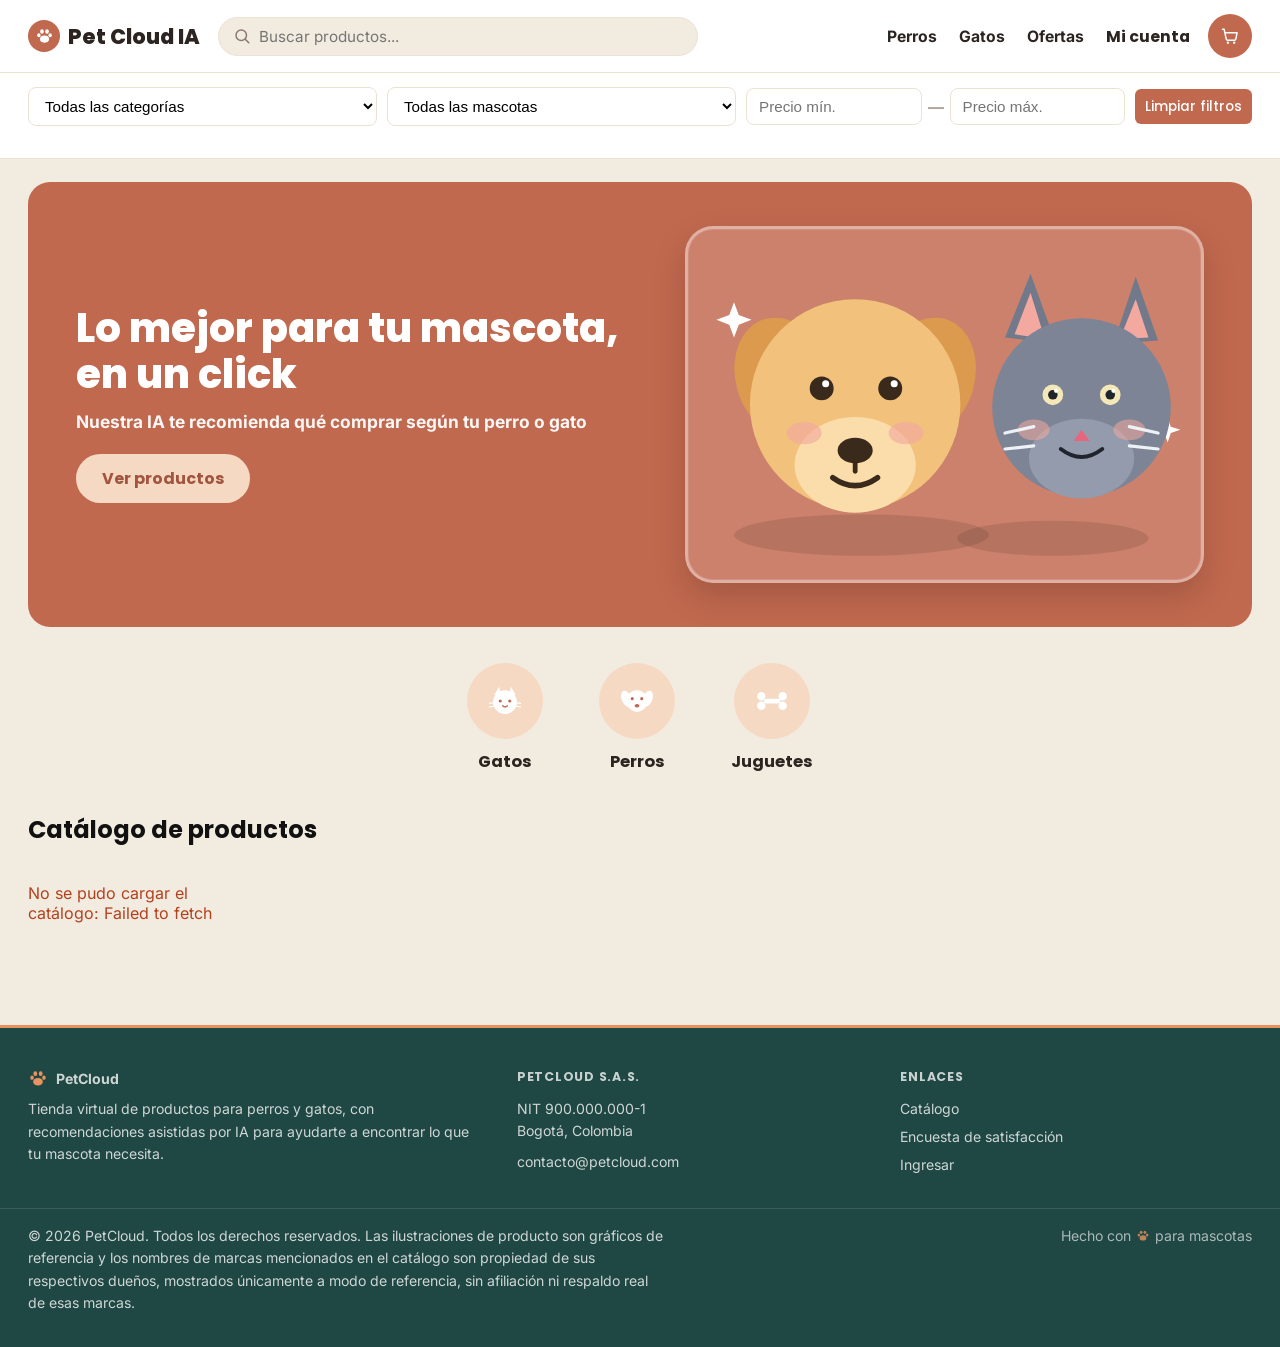
<file: frontend/index.html>
<!DOCTYPE html>
<html lang="es">
<head>
  <meta charset="UTF-8" />
  <meta name="viewport" content="width=device-width, initial-scale=1" />
  <title>PetCloud — Catálogo</title>
  <link rel="stylesheet" href="css/styles.css" />
</head>
<body>
  <nav id="nav"></nav>
  <div class="home-shell">
    <section class="hero">
      <div class="hero-text">
        <h1>Lo mejor para tu mascota,<br>en un click</h1>
        <p>Nuestra IA te recomienda qué comprar según tu perro o gato</p>
        <a href="#catalogo" class="hero-cta">Ver productos</a>
      </div>
      <div class="hero-image" id="hero-carousel" aria-hidden="true">
        <div class="hero-slide active">
        <svg viewBox="0 0 320 220" class="hero-illustration">
          <ellipse cx="108" cy="192" rx="80" ry="13" fill="rgba(0,0,0,0.10)"/>
          <ellipse cx="228" cy="194" rx="60" ry="11" fill="rgba(0,0,0,0.10)"/>

          <!-- destellos decorativos -->
          <g class="sparkle sparkle-1" fill="#fff">
            <path d="M28 46 L31 54 L39 57 L31 60 L28 68 L25 60 L17 57 L25 54 Z"/>
          </g>
          <g class="sparkle sparkle-2" fill="#fff">
            <path d="M300 118 L302 124 L308 126 L302 128 L300 134 L298 128 L292 126 L298 124 Z"/>
          </g>

          <!-- perro -->
          <g class="pet-dog">
            <ellipse cx="58" cy="93" rx="29" ry="38" fill="#dc9a4e" transform="rotate(-16 58 93)"/>
            <ellipse cx="150" cy="93" rx="29" ry="38" fill="#dc9a4e" transform="rotate(16 150 93)"/>
            <circle cx="104" cy="110" r="66" fill="#f2c27c"/>
            <ellipse cx="104" cy="148" rx="38" ry="30" fill="#faddab"/>
            <!-- mejillas sonrojadas -->
            <ellipse cx="72" cy="128" rx="11" ry="7" fill="#f3a9a0" opacity="0.65"/>
            <ellipse cx="136" cy="128" rx="11" ry="7" fill="#f3a9a0" opacity="0.65"/>
            <!-- ojos con brillo -->
            <circle cx="83" cy="100" r="7.5" fill="#3a2a1c"/>
            <circle cx="126" cy="100" r="7.5" fill="#3a2a1c"/>
            <circle cx="85.5" cy="97" r="2.2" fill="#fff"/>
            <circle cx="128.5" cy="97" r="2.2" fill="#fff"/>
            <!-- nariz y sonrisa (sin lengua) -->
            <ellipse cx="104" cy="139" rx="11" ry="8" fill="#3a2a1c"/>
            <path d="M104 147 L104 152" stroke="#3a2a1c" stroke-width="3" stroke-linecap="round"/>
            <path d="M90 156 Q104 166 118 156" stroke="#3a2a1c" stroke-width="3.5" fill="none" stroke-linecap="round"/>
          </g>

          <!-- gato -->
          <g class="pet-cat">
            <polygon points="198,68 214,28 230,72" fill="#71798a"/>
            <polygon points="266,72 280,30 294,70" fill="#71798a"/>
            <polygon points="204,66 214,40 223,69" fill="#f3a9a0"/>
            <polygon points="270,69 280,44 288,68" fill="#f3a9a0"/>
            <circle cx="246" cy="112" r="56" fill="#7c8496"/>
            <ellipse cx="246" cy="144" rx="33" ry="25" fill="#939bac"/>
            <!-- mejillas sonrojadas -->
            <ellipse cx="216" cy="126" rx="10" ry="6.5" fill="#f3a9a0" opacity="0.55"/>
            <ellipse cx="276" cy="126" rx="10" ry="6.5" fill="#f3a9a0" opacity="0.55"/>
            <!-- ojos con brillo -->
            <circle cx="228" cy="104" r="6.5" fill="#f4e8b8"/>
            <circle cx="264" cy="104" r="6.5" fill="#f4e8b8"/>
            <circle cx="228" cy="104" r="3" fill="#20242c"/>
            <circle cx="264" cy="104" r="3" fill="#20242c"/>
            <circle cx="230" cy="101.5" r="1.3" fill="#fff"/>
            <circle cx="266" cy="101.5" r="1.3" fill="#fff"/>
            <!-- nariz y sonrisa -->
            <polygon points="246,126 241,133 251,133" fill="#e8667c"/>
            <path d="M233 138 Q246 148 259 138" stroke="#20242c" stroke-width="2.5" fill="none" stroke-linecap="round"/>
            <!-- bigotes -->
            <line x1="198" y1="128" x2="216" y2="124" stroke="#eef1f5" stroke-width="2" stroke-linecap="round"/>
            <line x1="198" y1="138" x2="216" y2="136" stroke="#eef1f5" stroke-width="2" stroke-linecap="round"/>
            <line x1="294" y1="128" x2="276" y2="124" stroke="#eef1f5" stroke-width="2" stroke-linecap="round"/>
            <line x1="294" y1="138" x2="276" y2="136" stroke="#eef1f5" stroke-width="2" stroke-linecap="round"/>
          </g>
        </svg>
        </div>
      </div>
    </section>

    <section class="category-row" aria-label="Categorías rápidas">
      <a class="category-item" href="index.html?mascota=gato">
        <span class="category-circle">
          <svg viewBox="0 0 64 64" aria-hidden="true">
            <polygon points="14,22 22,8 26,24" fill="#fff"/>
            <polygon points="50,22 42,8 38,24" fill="#fff"/>
            <circle cx="32" cy="34" r="20" fill="#fff"/>
            <circle cx="24" cy="32" r="2.6" fill="var(--color-primary)"/>
            <circle cx="40" cy="32" r="2.6" fill="var(--color-primary)"/>
            <path d="M28 40 Q32 44 36 40" stroke="var(--color-primary)" stroke-width="2.2" fill="none" stroke-linecap="round"/>
            <line x1="6" y1="36" x2="18" y2="34" stroke="#fff" stroke-width="2" stroke-linecap="round"/>
            <line x1="6" y1="42" x2="18" y2="40" stroke="#fff" stroke-width="2" stroke-linecap="round"/>
            <line x1="58" y1="36" x2="46" y2="34" stroke="#fff" stroke-width="2" stroke-linecap="round"/>
            <line x1="58" y1="42" x2="46" y2="40" stroke="#fff" stroke-width="2" stroke-linecap="round"/>
          </svg>
        </span>
        <span class="category-label">Gatos</span>
      </a>
      <a class="category-item" href="index.html?mascota=perro">
        <span class="category-circle">
          <svg viewBox="0 0 64 64" aria-hidden="true">
            <ellipse cx="14" cy="28" rx="8" ry="14" fill="#fff" transform="rotate(-20 14 28)"/>
            <ellipse cx="50" cy="28" rx="8" ry="14" fill="#fff" transform="rotate(20 50 28)"/>
            <circle cx="32" cy="32" r="18" fill="#fff"/>
            <ellipse cx="32" cy="42" rx="10" ry="8" fill="#fff"/>
            <circle cx="24" cy="28" r="2.6" fill="var(--color-primary)"/>
            <circle cx="40" cy="28" r="2.6" fill="var(--color-primary)"/>
            <ellipse cx="32" cy="40" rx="4" ry="3" fill="var(--color-primary)"/>
          </svg>
        </span>
        <span class="category-label">Perros</span>
      </a>
      <a class="category-item" href="index.html#catalogo">
        <span class="category-circle">
          <svg viewBox="0 0 64 64" aria-hidden="true">
            <rect x="18" y="28" width="28" height="8" rx="4" fill="#fff"/>
            <circle cx="14" cy="24" r="7" fill="#fff"/>
            <circle cx="14" cy="40" r="7" fill="#fff"/>
            <circle cx="50" cy="24" r="7" fill="#fff"/>
            <circle cx="50" cy="40" r="7" fill="#fff"/>
          </svg>
        </span>
        <span class="category-label">Juguetes</span>
      </a>
    </section>

    <div id="weather-tip" class="weather-tip hidden"></div>
  </div>
  <main id="catalogo">
      <h2 class="section-title">Catálogo de productos</h2>
      <!-- Los filtros (categoria, mascota, precio) ya no van aqui: viven
           dentro del propio nav (ver nav.js), junto al buscador, para que
           quede todo combinado en una sola barra arriba. -->
      <div id="product-grid" class="grid"></div>
    </main>
  <div id="product-modal-backdrop" class="modal-backdrop hidden">
    <div class="modal" id="product-modal-content"></div>
  </div>
  <footer id="site-footer" class="site-footer"></footer>
  <script src="js/config.js"></script>
  <script src="js/api.js"></script>
  <script src="js/nav.js"></script>
  <script src="js/chat.js"></script>
  <script src="js/catalog.js"></script>
  <script src="js/weather-tip.js"></script>
  <script src="js/hero-carousel.js"></script>
  <script src="js/footer.js"></script>
</body>
</html>
</file>
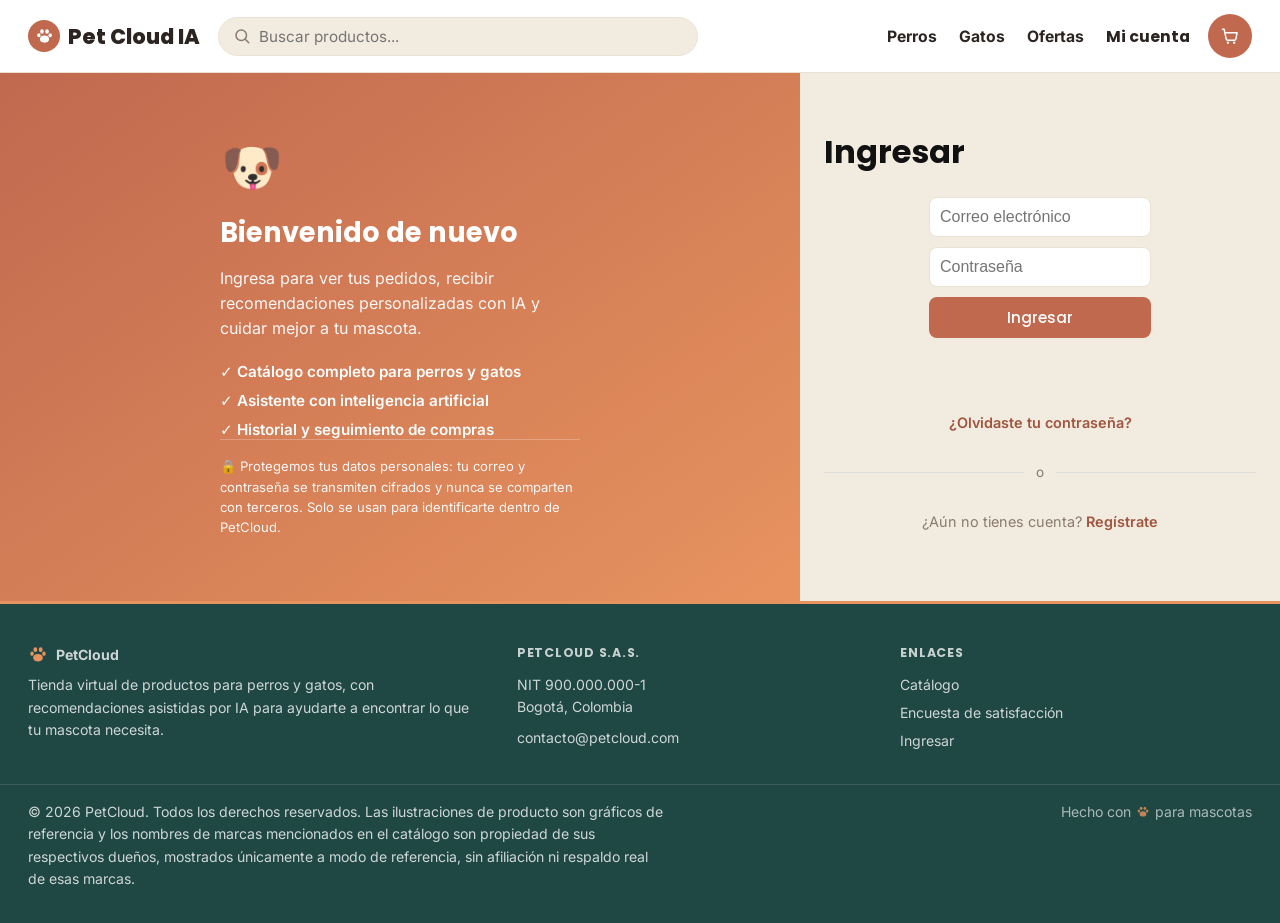
<file: frontend/admin.html>
<!DOCTYPE html>
<html lang="es">
<head>
  <meta charset="UTF-8" />
  <meta name="viewport" content="width=device-width, initial-scale=1" />
  <title>PetCloud — Administrador</title>
  <link rel="stylesheet" href="css/styles.css" />
</head>
<body>
  <nav id="nav"></nav>
  <main>
    <h1>Panel de administrador</h1>
    <div id="admin-guard" class="muted">Verificando permisos...</div>

    <div id="admin-content" class="hidden">
      <p id="role-badge" class="muted"></p>
      <div class="tabs">
        <button class="tab-btn active" data-tab="dashboard">Dashboard</button>
        <button class="tab-btn" data-tab="productos">Productos</button>
        <button class="tab-btn" data-tab="usuarios">Usuarios</button>
        <button class="tab-btn" data-tab="pedidos">Pedidos</button>
        <button class="tab-btn" data-tab="encuestas">Encuestas</button>
        <button class="tab-btn" data-tab="incidentes">Incidentes</button>
        <a id="audit-link" class="tab-link hidden" href="audit.html" target="_blank" rel="noopener">Auditoría <span class="ext-icon">↗</span></a>
      </div>

      <!-- Dashboard -->
      <section id="tab-dashboard" class="tab-panel active">
        <h2>Resumen general</h2>
        <div id="dashboard-stats" class="stats-grid"></div>

        <h2>Pedidos por estado</h2>
        <div id="dashboard-orders" class="stats-grid"></div>

        <h2>Últimas encuestas recibidas</h2>
        <div id="dashboard-surveys" class="surveys-list"></div>

        <h2>Últimas acciones administrativas</h2>
        <table class="admin-table">
          <thead>
            <tr><th>Fecha</th><th>Quién</th><th>Acción</th><th>Entidad</th><th>Detalle</th></tr>
          </thead>
          <tbody id="dashboard-audit-body"></tbody>
        </table>
      </section>

      <!-- Productos -->
      <section id="tab-productos" class="tab-panel">
        <h2 id="product-form-title">Crear producto</h2>
        <form id="product-form" class="inline-form">
          <input id="p-name" placeholder="Nombre" required />
          <input id="p-sku" placeholder="SKU" required />
          <input id="p-price" type="number" step="0.01" min="0" placeholder="Precio" required />
          <input id="p-description" placeholder="Descripción (opcional)" />
          <input id="p-image-url" placeholder="URL de imagen (opcional)" />
          <input id="p-brand" placeholder="Marca (opcional)" />
          <select id="p-pet-type">
            <option value="">Tipo de mascota (opcional)</option>
            <option value="perro">Perro</option>
            <option value="gato">Gato</option>
            <option value="ambas">Ambas</option>
            <option value="otro">Otro</option>
          </select>
          <select id="p-category">
            <option value="">Categoría (opcional)</option>
          </select>
          <input id="p-stock" type="number" step="1" min="0" placeholder="Existencias iniciales" />
          <button type="submit" id="product-form-submit">Crear</button>
          <button type="button" id="product-form-cancel" class="btn-small hidden">Cancelar edición</button>
        </form>
        <p id="product-error" class="error"></p>

        <h2>Catálogo (incluye inactivos)</h2>
        <button type="button" id="export-inventory-csv" class="btn-small">Exportar inventario (CSV)</button>
        <table class="admin-table">
          <thead>
            <tr><th>ID</th><th>Nombre</th><th>SKU</th><th>Marca</th><th>Mascota</th><th>Precio</th><th>Stock</th><th>Estado</th><th>Actualizado</th><th>Acciones</th></tr>
          </thead>
          <tbody id="product-table-body"></tbody>
        </table>
      </section>

      <!-- Usuarios -->
      <section id="tab-usuarios" class="tab-panel">
        <h2>Crear usuario</h2>
        <form id="user-form" class="inline-form">
          <input id="u-email" type="email" placeholder="Correo" required />
          <input id="u-password" type="password" placeholder="Contraseña" required />
          <input id="u-fullname" placeholder="Nombre completo (opcional)" />
          <select id="u-role">
            <option value="customer" selected>Cliente</option>
            <option value="atencion_cliente">Atención al cliente</option>
            <option value="gestor_productos">Gestor de productos</option>
            <option value="admin">Administrador</option>
          </select>
          <button type="submit">Crear usuario</button>
        </form>
        <p id="user-form-error" class="error"></p>

        <h2>Usuarios registrados</h2>
        <table class="admin-table">
          <thead>
            <tr><th>ID</th><th>Correo</th><th>Nombre</th><th>Rol</th><th>Estado</th><th>Acciones</th></tr>
          </thead>
          <tbody id="user-table-body"></tbody>
        </table>
        <p id="user-error" class="error"></p>
      </section>

      <!-- Pedidos -->
      <section id="tab-pedidos" class="tab-panel">
        <h2>Pedidos de todos los clientes</h2>
        <div class="filters">
          <select id="order-status-filter">
            <option value="">Todos los estados</option>
            <option value="pending">Pendientes</option>
            <option value="paid">Pagados</option>
          </select>
          <button type="button" id="export-orders-csv" class="btn-small">Exportar pedidos (CSV)</button>
        </div>
        <table class="admin-table">
          <thead>
            <tr><th>ID</th><th>Cliente</th><th>Estado</th><th>Subtotal</th><th>Descuento</th><th>Total</th><th>Fecha</th><th>Artículos</th></tr>
          </thead>
          <tbody id="order-table-body"></tbody>
        </table>
      </section>

      <!-- Encuestas -->
      <section id="tab-encuestas" class="tab-panel">
        <h2>Resultados de satisfacción</h2>
        <button type="button" id="export-surveys-csv" class="btn-small">Exportar encuestas (CSV)</button>
        <div id="survey-stats" class="stats-grid"></div>
        <div id="survey-distribution"></div>

        <h2>Respuestas recientes</h2>
        <table class="admin-table">
          <thead>
            <tr>
              <th>Fecha</th><th>Usuario</th><th>Precisión</th><th>Facilidad</th>
              <th>Confianza</th><th>Satisfacción</th><th>Seguridad</th><th>Recompra</th>
              <th>Calidad prod.</th><th>Atención</th><th>Proceso compra</th><th>Entrega</th>
              <th>Comentario</th>
            </tr>
          </thead>
          <tbody id="survey-table-body"></tbody>
        </table>
      </section>

      <!-- Incidentes -->
      <section id="tab-incidentes" class="tab-panel">
        <h2>Gestión de incidentes</h2>
        <p class="muted">Problemas reportados por clientes o por el propio staff (ej. "no llegó el correo de confirmación"). Prototipo: clasificación, asignación y cierre manual.</p>
        <div id="incident-stats" class="stats-grid"></div>
        <div class="filters">
          <select id="incident-status-filter">
            <option value="">Todos los estados</option>
            <option value="abierto">Abiertos</option>
            <option value="en_progreso">En progreso</option>
            <option value="resuelto">Resueltos</option>
            <option value="cerrado">Cerrados</option>
          </select>
        </div>
        <table class="admin-table">
          <thead>
            <tr><th>ID</th><th>Título</th><th>Reportado por</th><th>Prioridad</th><th>Estado</th><th>Notas de resolución</th><th>Creado</th><th>Acciones</th></tr>
          </thead>
          <tbody id="incident-table-body"></tbody>
        </table>
      </section>
    </div>
    </main>
  <footer id="site-footer" class="site-footer"></footer>
  <script src="js/config.js"></script>
  <script src="js/api.js"></script>
  <script src="js/nav.js"></script>
  <script src="js/chat.js"></script>
  <script src="js/admin.js"></script>
  <script src="js/datatable.js"></script>
  <script src="js/footer.js"></script>
</body>
</html>
</file>
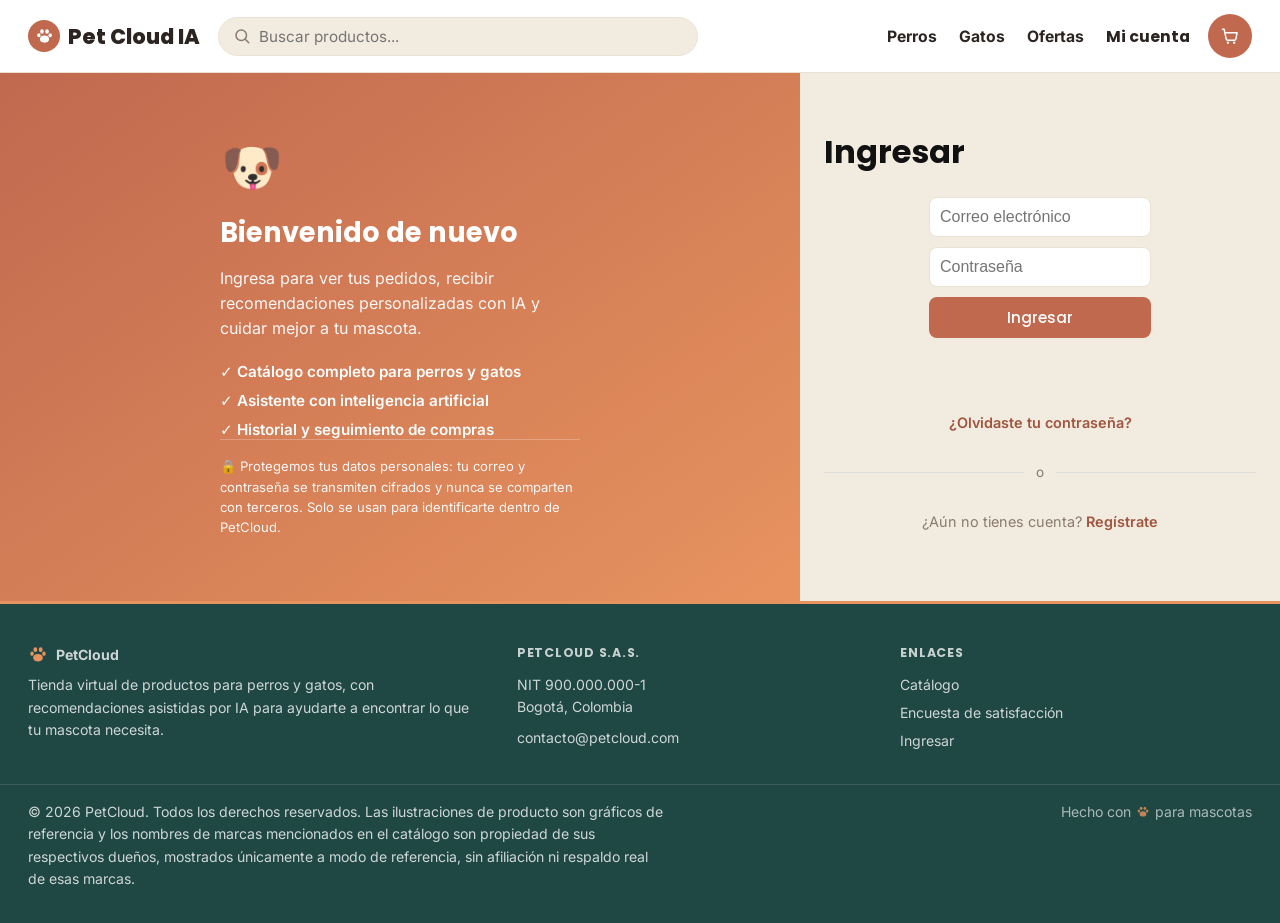
<file: frontend/audit.html>
<!DOCTYPE html>
<html lang="es">
<head>
  <meta charset="UTF-8" />
  <meta name="viewport" content="width=device-width, initial-scale=1" />
  <title>Auditoría — PetCloud IA</title>
  <link rel="stylesheet" href="css/styles.css" />
</head>
<body>
  <nav id="nav"></nav>
  <main>
    <p class="muted"><a href="admin.html">← Volver al panel de administración</a></p>
    <h1>Registro de auditoría</h1>
    <p class="muted">Acciones administrativas sensibles: creación de usuarios, cambios de rol, bloqueos y cambios en productos.</p>

    <div class="filters">
      <select id="audit-limit">
        <option value="100">Últimos 100</option>
        <option value="200" selected>Últimos 200</option>
        <option value="500">Últimos 500</option>
      </select>
      <button type="button" id="audit-refresh" class="btn-small">Actualizar</button>
      <span class="muted" id="audit-count"></span>
    </div>

    <p id="audit-state" class="muted">Cargando...</p>
    <table class="admin-table" id="audit-table" hidden>
      <thead>
        <tr><th>Fecha</th><th>Quién</th><th>Acción</th><th>Entidad</th><th>ID</th><th>Detalle</th></tr>
      </thead>
      <tbody id="audit-table-body"></tbody>
    </table>
  </main>
  <footer id="site-footer" class="site-footer"></footer>
  <script src="js/config.js"></script>
  <script src="js/api.js"></script>
  <script src="js/nav.js"></script>
  <script src="js/chat.js"></script>
  <script src="js/audit-log.js"></script>
  <script src="js/footer.js"></script>
</body>
</html>
</file>
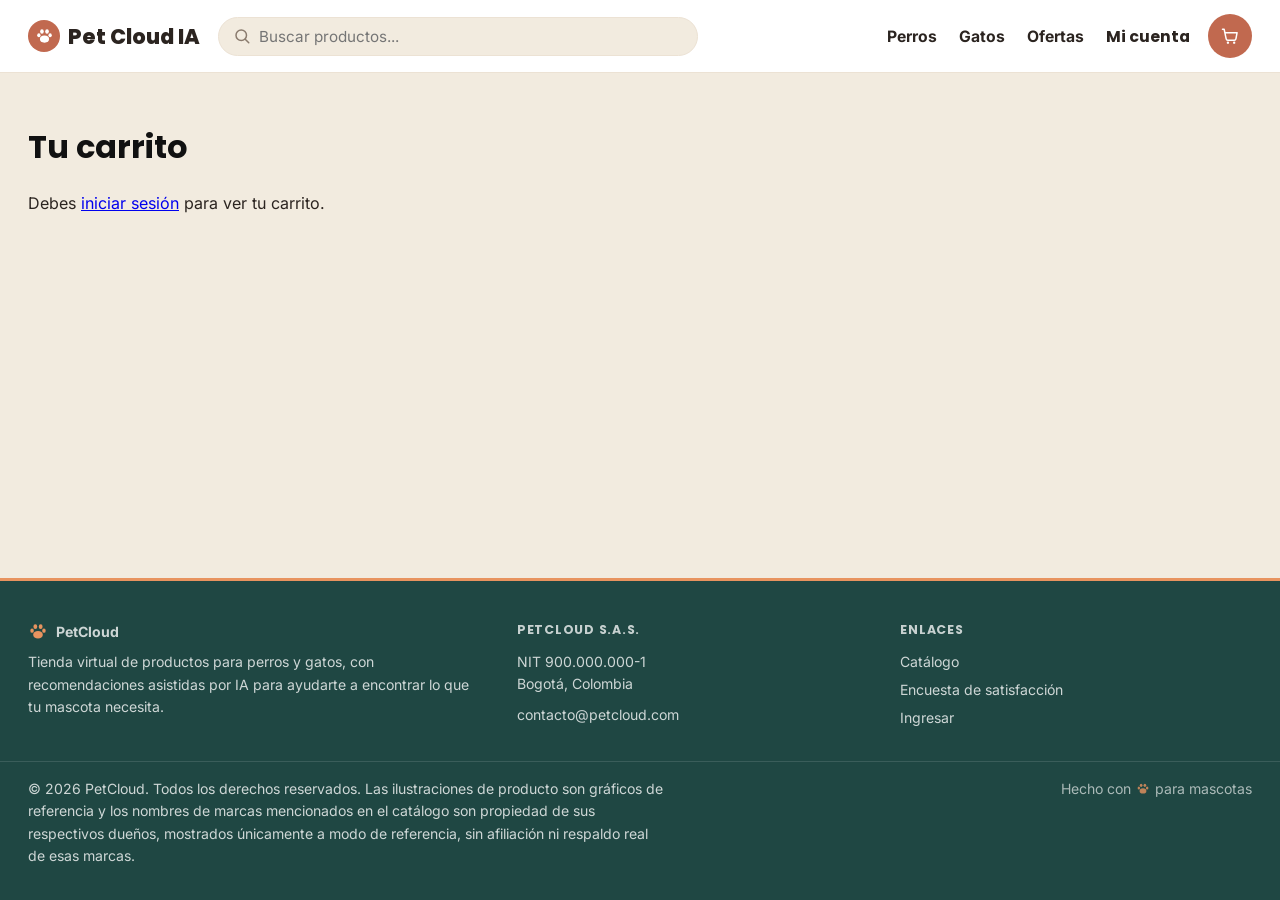
<file: frontend/cart.html>
<!DOCTYPE html>
<html lang="es">
<head>
  <meta charset="UTF-8" />
  <meta name="viewport" content="width=device-width, initial-scale=1" />
  <title>PetCloud — Carrito</title>
  <link rel="stylesheet" href="css/styles.css" />
</head>
<body>
  <nav id="nav"></nav>
  <main>
      <h1>Tu carrito</h1>
      <div id="cart-container"></div>
    </main>
  <footer id="site-footer" class="site-footer"></footer>
  <script src="js/config.js"></script>
  <script src="js/api.js"></script>
  <script src="js/nav.js"></script>
  <script src="js/chat.js"></script>
  <script src="js/cart.js"></script>
  <script src="js/datatable.js"></script>
  <script src="js/footer.js"></script>
</body>
</html>
</file>
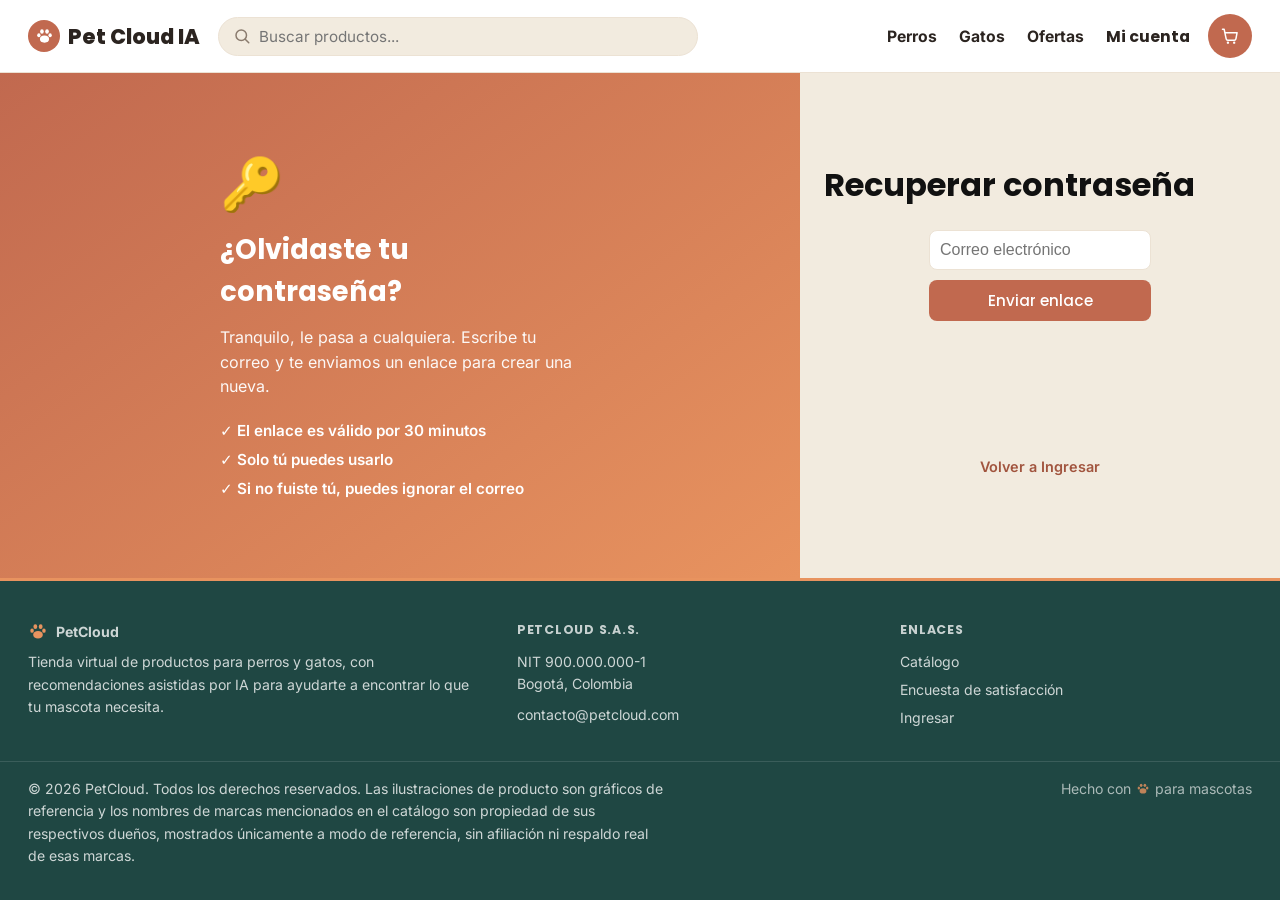
<file: frontend/forgot-password.html>
<!DOCTYPE html>
<html lang="es">
<head>
  <meta charset="UTF-8" />
  <meta name="viewport" content="width=device-width, initial-scale=1" />
  <title>PetCloud — Recuperar contraseña</title>
  <link rel="stylesheet" href="css/styles.css" />
</head>
<body>
  <nav id="nav"></nav>
  <div class="auth-page">
    <aside class="auth-visual">
      <div class="auth-visual-inner">
        <span class="auth-visual-emoji">🔑</span>
        <h2>¿Olvidaste tu contraseña?</h2>
        <p>Tranquilo, le pasa a cualquiera. Escribe tu correo y te enviamos un enlace para crear una nueva.</p>
        <ul class="auth-visual-points">
          <li>✓ El enlace es válido por 30 minutos</li>
          <li>✓ Solo tú puedes usarlo</li>
          <li>✓ Si no fuiste tú, puedes ignorar el correo</li>
        </ul>
      </div>
    </aside>
    <main class="auth-box">
      <h1>Recuperar contraseña</h1>
      <form id="forgot-form">
        <input type="email" id="forgot-email" placeholder="Correo electrónico" required />
        <button type="submit">Enviar enlace</button>
        <p id="forgot-error" class="error"></p>
        <p id="forgot-success" class="success"></p>
      </form>
      <p class="auth-switch"><a href="login.html">Volver a Ingresar</a></p>
    </main>
  </div>
  <footer id="site-footer" class="site-footer"></footer>
  <script src="js/config.js"></script>
  <script src="js/api.js"></script>
  <script src="js/nav.js"></script>
  <script src="js/chat.js"></script>
  <script src="js/forgot-password.js"></script>
  <script src="js/footer.js"></script>
</body>
</html>
</file>
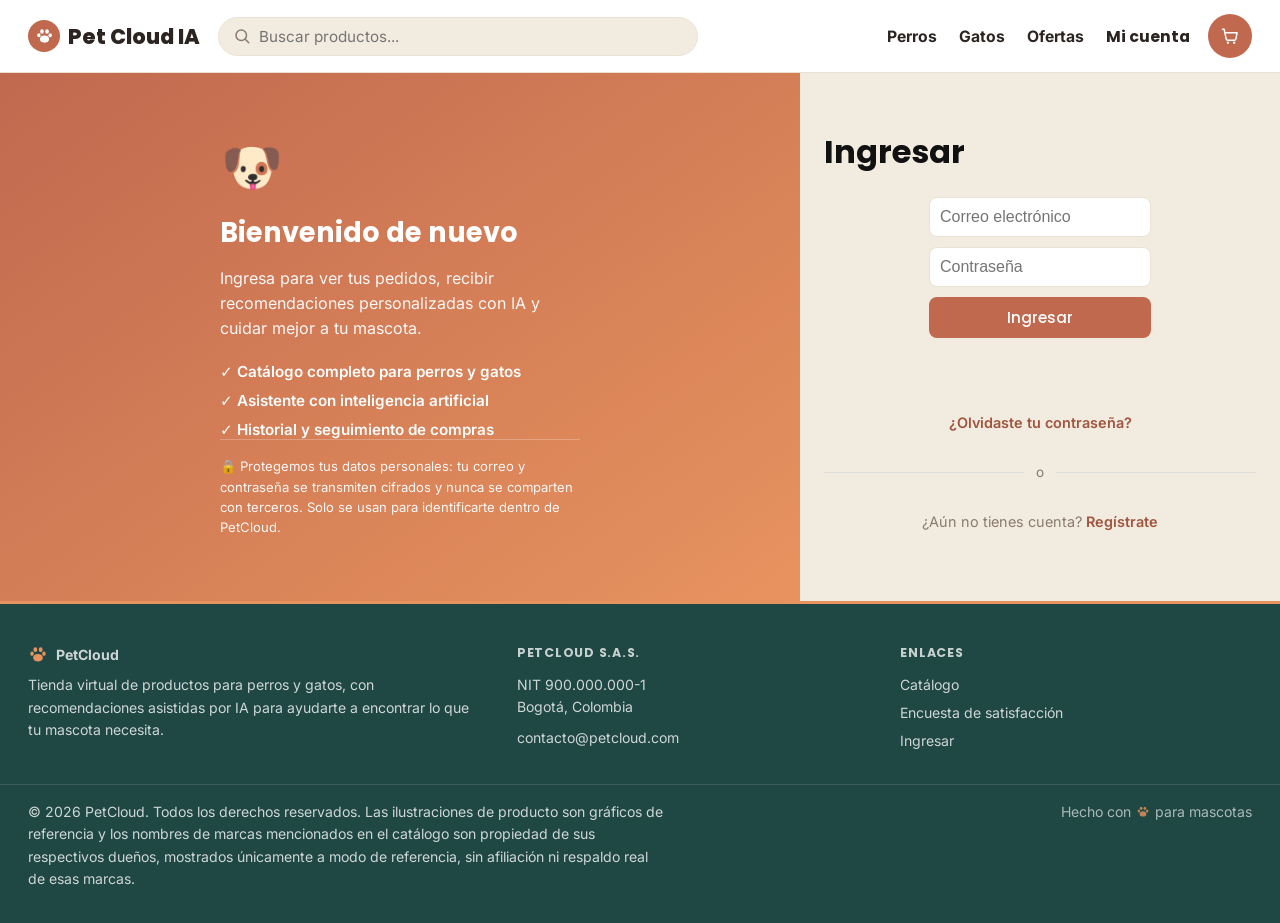
<file: frontend/login.html>
<!DOCTYPE html>
<html lang="es">
<head>
  <meta charset="UTF-8" />
  <meta name="viewport" content="width=device-width, initial-scale=1" />
  <title>PetCloud — Ingresar</title>
  <link rel="stylesheet" href="css/styles.css" />
</head>
<body>
  <nav id="nav"></nav>
  <div class="auth-page">
    <aside class="auth-visual">
      <div class="auth-visual-inner">
        <span class="auth-visual-emoji">🐶</span>
        <h2>Bienvenido de nuevo</h2>
        <p>Ingresa para ver tus pedidos, recibir recomendaciones personalizadas con IA y cuidar mejor a tu mascota.</p>
        <ul class="auth-visual-points">
          <li>✓ Catálogo completo para perros y gatos</li>
          <li>✓ Asistente con inteligencia artificial</li>
          <li>✓ Historial y seguimiento de compras</li>
        </ul>
        <p class="auth-privacy-note">
          🔒 Protegemos tus datos personales: tu correo y contraseña se transmiten cifrados
          y nunca se comparten con terceros. Solo se usan para identificarte dentro de PetCloud.
        </p>
      </div>
    </aside>
    <main class="auth-box">
      <h1>Ingresar</h1>
      <form id="login-form">
        <input type="email" id="login-email" placeholder="Correo electrónico" required />
        <input type="password" id="login-password" placeholder="Contraseña" required />
        <button type="submit">Ingresar</button>
        <p id="login-error" class="error"></p>
      </form>
      <p class="auth-switch"><a href="forgot-password.html">¿Olvidaste tu contraseña?</a></p>
      <div class="auth-divider"><span>o</span></div>
      <div id="google-signin-container"></div>
      <p class="auth-switch">¿Aún no tienes cuenta? <a href="register.html">Regístrate</a></p>
    </main>
  </div>
  <footer id="site-footer" class="site-footer"></footer>
  <script src="js/config.js"></script>
  <script src="js/api.js"></script>
  <script src="js/nav.js"></script>
  <script src="js/chat.js"></script>
  <script src="js/auth.js"></script>
  <script src="js/google-auth.js"></script>
  <script src="js/footer.js"></script>
</body>
</html>
</file>
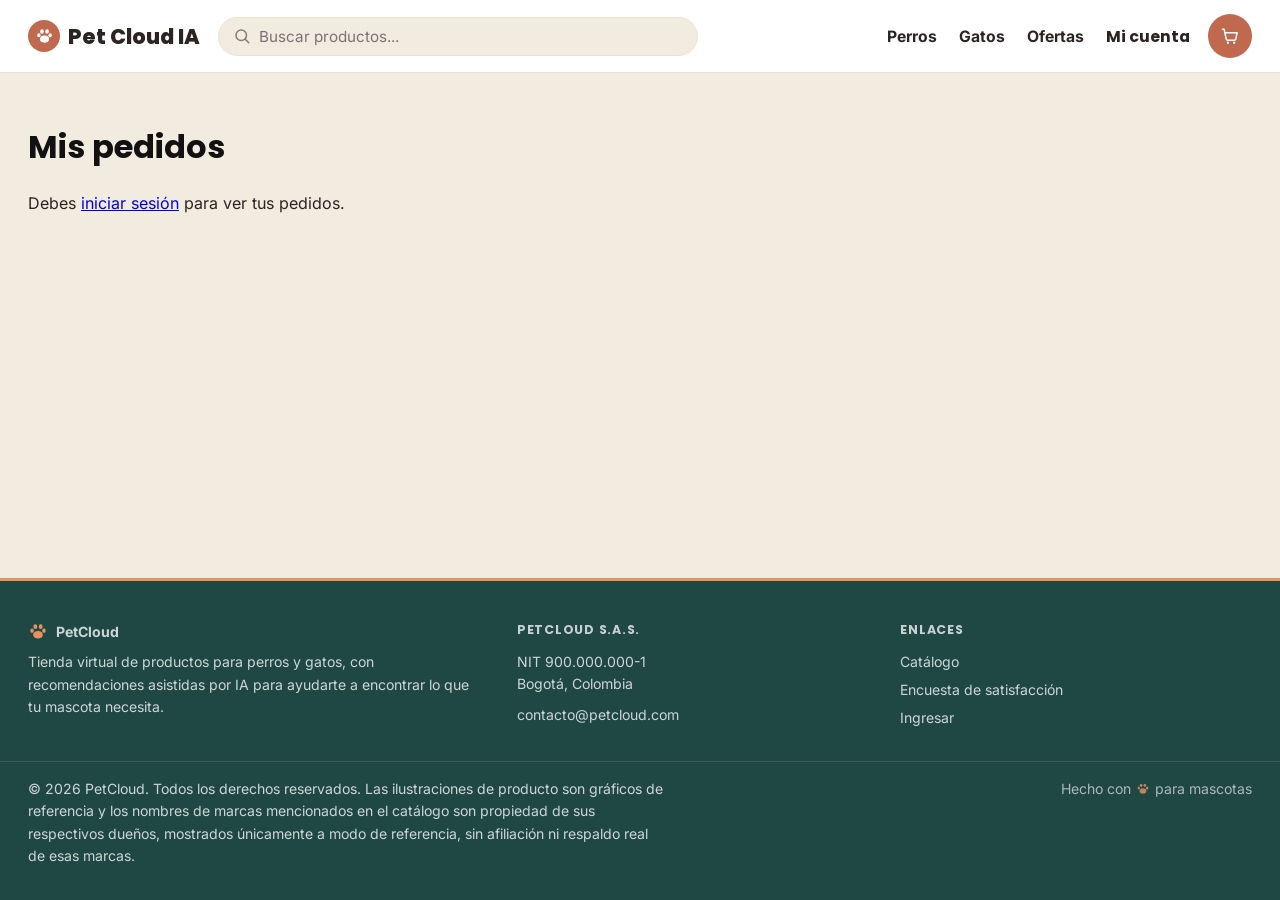
<file: frontend/orders.html>
<!DOCTYPE html>
<html lang="es">
<head>
  <meta charset="UTF-8" />
  <meta name="viewport" content="width=device-width, initial-scale=1" />
  <title>PetCloud — Mis pedidos</title>
  <link rel="stylesheet" href="css/styles.css" />
</head>
<body>
  <nav id="nav"></nav>
  <main>
      <h1>Mis pedidos</h1>
      <div id="orders-container"></div>
    </main>
  <footer id="site-footer" class="site-footer"></footer>
  <script src="js/config.js"></script>
  <script src="js/api.js"></script>
  <script src="js/nav.js"></script>
  <script src="js/chat.js"></script>
  <script src="js/orders.js"></script>
  <script src="js/footer.js"></script>
</body>
</html>
</file>
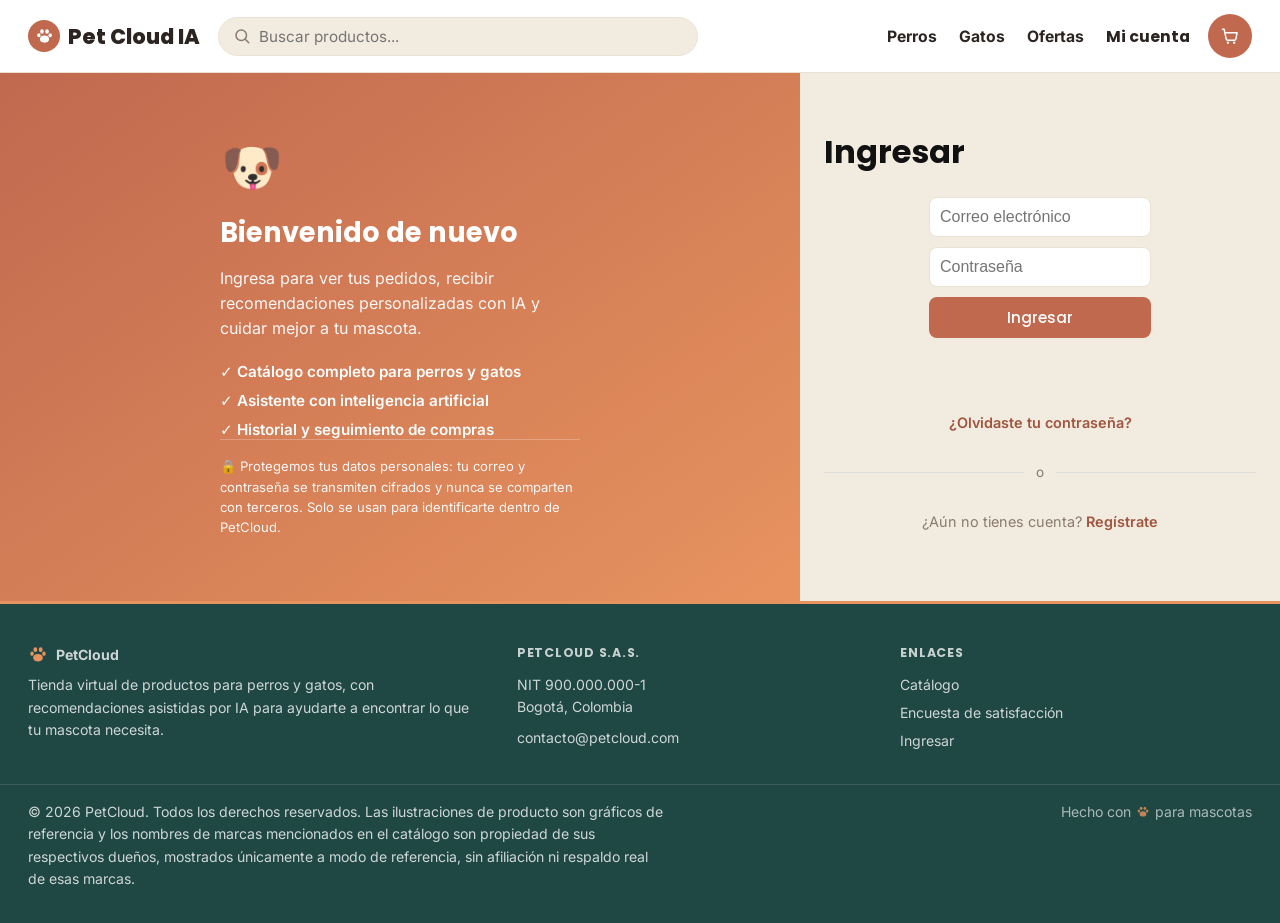
<file: frontend/profile.html>
<!DOCTYPE html>
<html lang="es">
<head>
  <meta charset="UTF-8" />
  <meta name="viewport" content="width=device-width, initial-scale=1" />
  <title>PetCloud — Mi perfil</title>
  <link rel="stylesheet" href="css/styles.css" />
</head>
<body>
  <nav id="nav"></nav>
  <main>
   <div>
    <h1>Mi perfil</h1>

    <section class="profile-section">
      <h2>Mis datos</h2>
      <form id="profile-form">
        <div class="form-group">
          <label for="profile-email">Correo electrónico</label>
          <input type="email" id="profile-email" disabled />
        </div>
        <div class="form-group">
          <label for="profile-fullname">Nombre completo</label>
          <input type="text" id="profile-fullname" placeholder="Tu nombre completo" />
        </div>
        <div class="form-group">
          <label for="profile-phone">Teléfono</label>
          <input type="tel" id="profile-phone" placeholder="Tu teléfono" />
        </div>
        <div class="form-group">
          <label for="profile-address">Dirección de envío</label>
          <input type="text" id="profile-address" placeholder="Tu dirección" />
        </div>
        <button type="submit">Guardar cambios</button>
        <p id="profile-error" class="error"></p>
        <p id="profile-success" class="success"></p>
      </form>
    </section>

    <section class="profile-section" id="pets-section">
      <h2>Mis mascotas</h2>
      <div id="pets-list" class="pets-list"></div>
      <form id="pet-form" class="pet-fields">
        <input type="text" id="new-pet-name" placeholder="Nombre de tu mascota" />
        <select id="new-pet-species">
          <option value="perro">Perro</option>
          <option value="gato">Gato</option>
          <option value="otro">Otro</option>
        </select>
        <input type="text" id="new-pet-breed" placeholder="Raza (opcional)" />
        <label class="field-label" for="new-pet-birth-date">Fecha de nacimiento (opcional)</label>
        <input type="date" id="new-pet-birth-date" />
        <button type="submit">Agregar mascota</button>
        <p id="pet-error" class="error"></p>
      </form>
    </section>

    <section class="profile-section" id="incidents-section">
      <h2>Reportar un problema</h2>
      <p class="muted">¿Algo no funcionó como esperabas (un pago, un correo, un pedido)? Cuéntanos.</p>
      <div id="my-incidents-list" class="pets-list"></div>
      <form id="incident-form" class="pet-fields">
        <input type="text" id="new-incident-title" placeholder="Título breve del problema" />
        <select id="new-incident-priority">
          <option value="baja">Prioridad: baja</option>
          <option value="media" selected>Prioridad: media</option>
          <option value="alta">Prioridad: alta</option>
          <option value="critica">Prioridad: crítica</option>
        </select>
        <input type="text" id="new-incident-description" placeholder="Cuéntanos qué pasó" />
        <button type="submit">Reportar</button>
        <p id="incident-error" class="error"></p>
      </form>
    </section>

    <section class="profile-section" id="password-section">
      <h2>Cambiar contraseña</h2>
      <form id="password-form">
        <div class="form-group">
          <label for="current-password">Contraseña actual</label>
          <input type="password" id="current-password" />
        </div>
        <div class="form-group">
          <label for="new-password">Nueva contraseña</label>
          <input type="password" id="new-password" />
        </div>
        <button type="submit">Cambiar contraseña</button>
        <p id="password-error" class="error"></p>
        <p id="password-success" class="success"></p>
      </form>
    </section>
   </div>
  </main>
  <footer id="site-footer" class="site-footer"></footer>
  <script src="js/config.js"></script>
  <script src="js/api.js"></script>
  <script src="js/nav.js"></script>
  <script src="js/chat.js"></script>
  <script src="js/profile.js"></script>
  <script src="js/footer.js"></script>
</body>
</html>
</file>
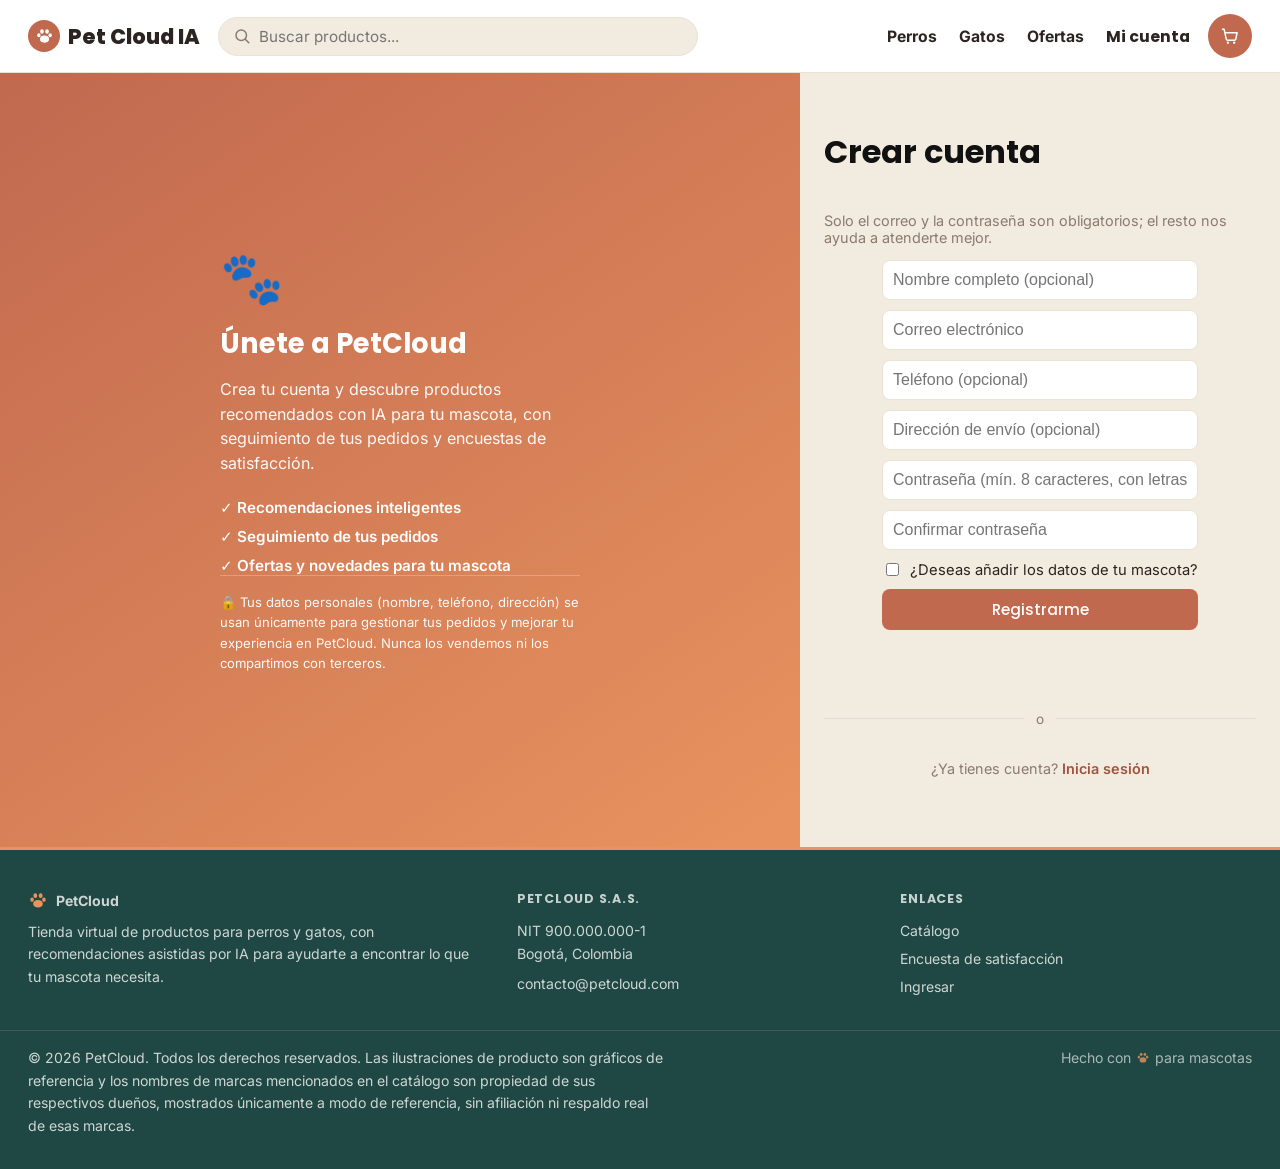
<file: frontend/register.html>
<!DOCTYPE html>
<html lang="es">
<head>
  <meta charset="UTF-8" />
  <meta name="viewport" content="width=device-width, initial-scale=1" />
  <title>PetCloud — Registrarme</title>
  <link rel="stylesheet" href="css/styles.css" />
</head>
<body>
  <nav id="nav"></nav>
  <div class="auth-page">
    <aside class="auth-visual">
      <div class="auth-visual-inner">
        <span class="auth-visual-emoji">🐾</span>
        <h2>Únete a PetCloud</h2>
        <p>Crea tu cuenta y descubre productos recomendados con IA para tu mascota, con seguimiento de tus pedidos y encuestas de satisfacción.</p>
        <ul class="auth-visual-points">
          <li>✓ Recomendaciones inteligentes</li>
          <li>✓ Seguimiento de tus pedidos</li>
          <li>✓ Ofertas y novedades para tu mascota</li>
        </ul>
        <p class="auth-privacy-note">
          🔒 Tus datos personales (nombre, teléfono, dirección) se usan únicamente para
          gestionar tus pedidos y mejorar tu experiencia en PetCloud. Nunca los vendemos
          ni los compartimos con terceros.
        </p>
      </div>
    </aside>
    <main class="auth-box">
      <h1>Crear cuenta</h1>
      <p class="muted">Solo el correo y la contraseña son obligatorios; el resto nos ayuda a atenderte mejor.</p>
      <form id="register-form">
        <input type="text" id="reg-fullname" placeholder="Nombre completo (opcional)" />
        <input type="email" id="reg-email" placeholder="Correo electrónico" required />
        <input type="tel" id="reg-phone" placeholder="Teléfono (opcional)" />
        <input type="text" id="reg-address" placeholder="Dirección de envío (opcional)" />
        <input type="password" id="reg-password" placeholder="Contraseña (mín. 8 caracteres, con letras y números)" required minlength="8" />
        <input type="password" id="reg-password-confirm" placeholder="Confirmar contraseña" required minlength="8" />

        <label class="checkbox-label">
          <input type="checkbox" id="reg-add-pet" />
          ¿Deseas añadir los datos de tu mascota?
        </label>
        <fieldset id="reg-pet-fields" class="pet-fields" hidden>
          <input type="text" id="pet-name" placeholder="Nombre de tu mascota" />
          <select id="pet-species">
            <option value="perro">Perro</option>
            <option value="gato">Gato</option>
            <option value="otro">Otro</option>
          </select>
          <input type="text" id="pet-breed" placeholder="Raza (opcional)" />
          <label class="field-label" for="pet-birth-date">Fecha de nacimiento (opcional)</label>
          <input type="date" id="pet-birth-date" />
        </fieldset>

        <button type="submit">Registrarme</button>
        <p id="reg-error" class="error"></p>
      </form>
      <div class="auth-divider"><span>o</span></div>
      <div id="google-signin-container"></div>
      <p class="auth-switch">¿Ya tienes cuenta? <a href="login.html">Inicia sesión</a></p>
    </main>
  </div>
  <footer id="site-footer" class="site-footer"></footer>
  <script src="js/config.js"></script>
  <script src="js/api.js"></script>
  <script src="js/nav.js"></script>
  <script src="js/chat.js"></script>
  <script src="js/auth.js"></script>
  <script src="js/google-auth.js"></script>
  <script src="js/footer.js"></script>
</body>
</html>
</file>
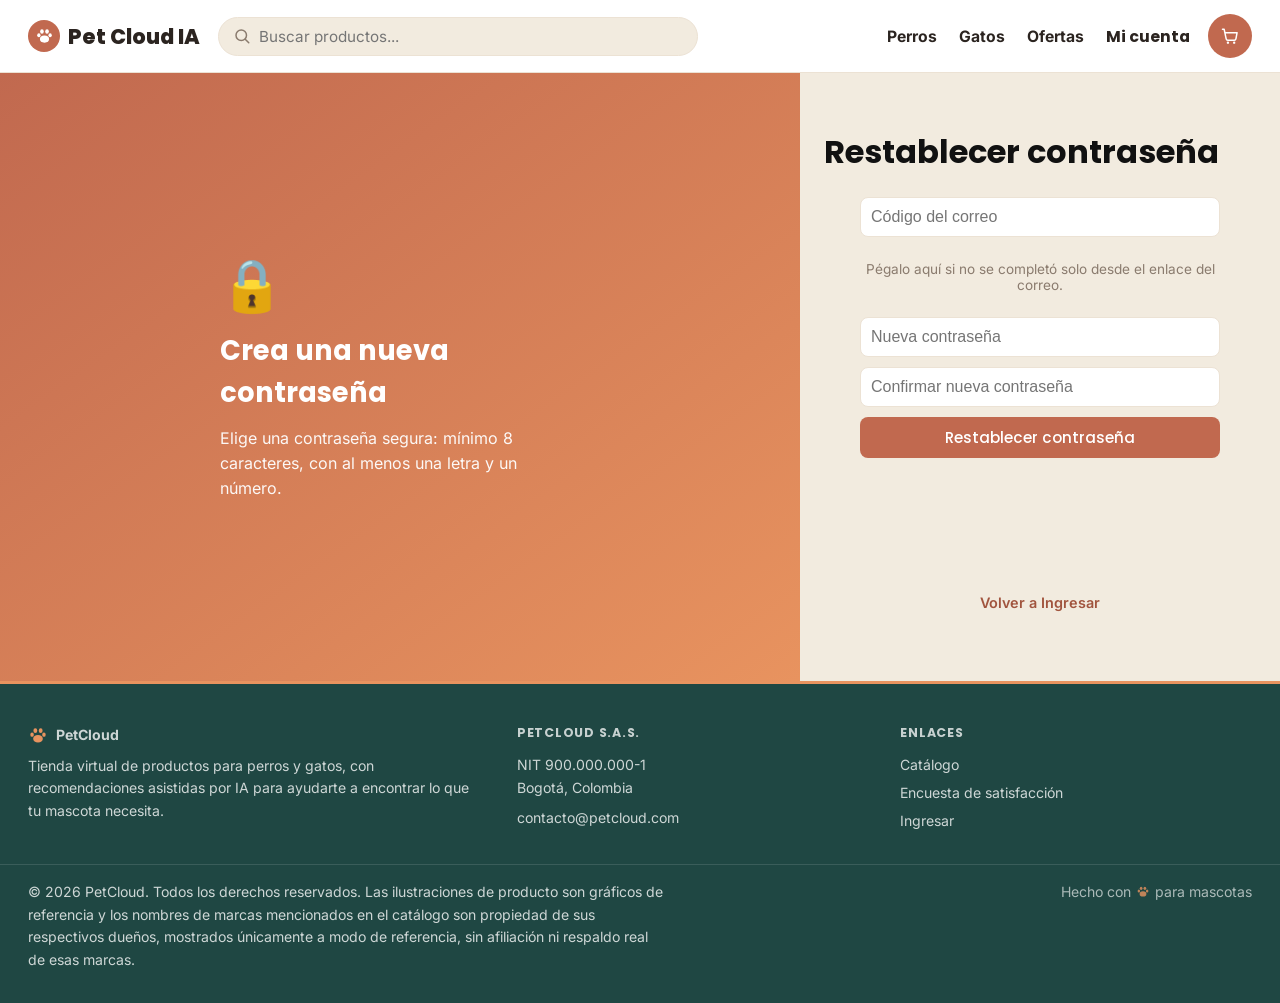
<file: frontend/reset-password.html>
<!DOCTYPE html>
<html lang="es">
<head>
  <meta charset="UTF-8" />
  <meta name="viewport" content="width=device-width, initial-scale=1" />
  <title>PetCloud — Restablecer contraseña</title>
  <link rel="stylesheet" href="css/styles.css" />
</head>
<body>
  <nav id="nav"></nav>
  <div class="auth-page">
    <aside class="auth-visual">
      <div class="auth-visual-inner">
        <span class="auth-visual-emoji">🔒</span>
        <h2>Crea una nueva contraseña</h2>
        <p>Elige una contraseña segura: mínimo 8 caracteres, con al menos una letra y un número.</p>
      </div>
    </aside>
    <main class="auth-box">
      <h1>Restablecer contraseña</h1>
      <form id="reset-form">
        <input type="text" id="reset-token" placeholder="Código del correo" required />
        <p class="muted small">Pégalo aquí si no se completó solo desde el enlace del correo.</p>
        <input type="password" id="reset-password" placeholder="Nueva contraseña" required />
        <input type="password" id="reset-password-confirm" placeholder="Confirmar nueva contraseña" required />
        <button type="submit">Restablecer contraseña</button>
        <p id="reset-error" class="error"></p>
        <p id="reset-success" class="success"></p>
      </form>
      <p class="auth-switch"><a href="login.html">Volver a Ingresar</a></p>
    </main>
  </div>
  <footer id="site-footer" class="site-footer"></footer>
  <script src="js/config.js"></script>
  <script src="js/api.js"></script>
  <script src="js/nav.js"></script>
  <script src="js/chat.js"></script>
  <script src="js/reset-password.js"></script>
  <script src="js/footer.js"></script>
</body>
</html>
</file>
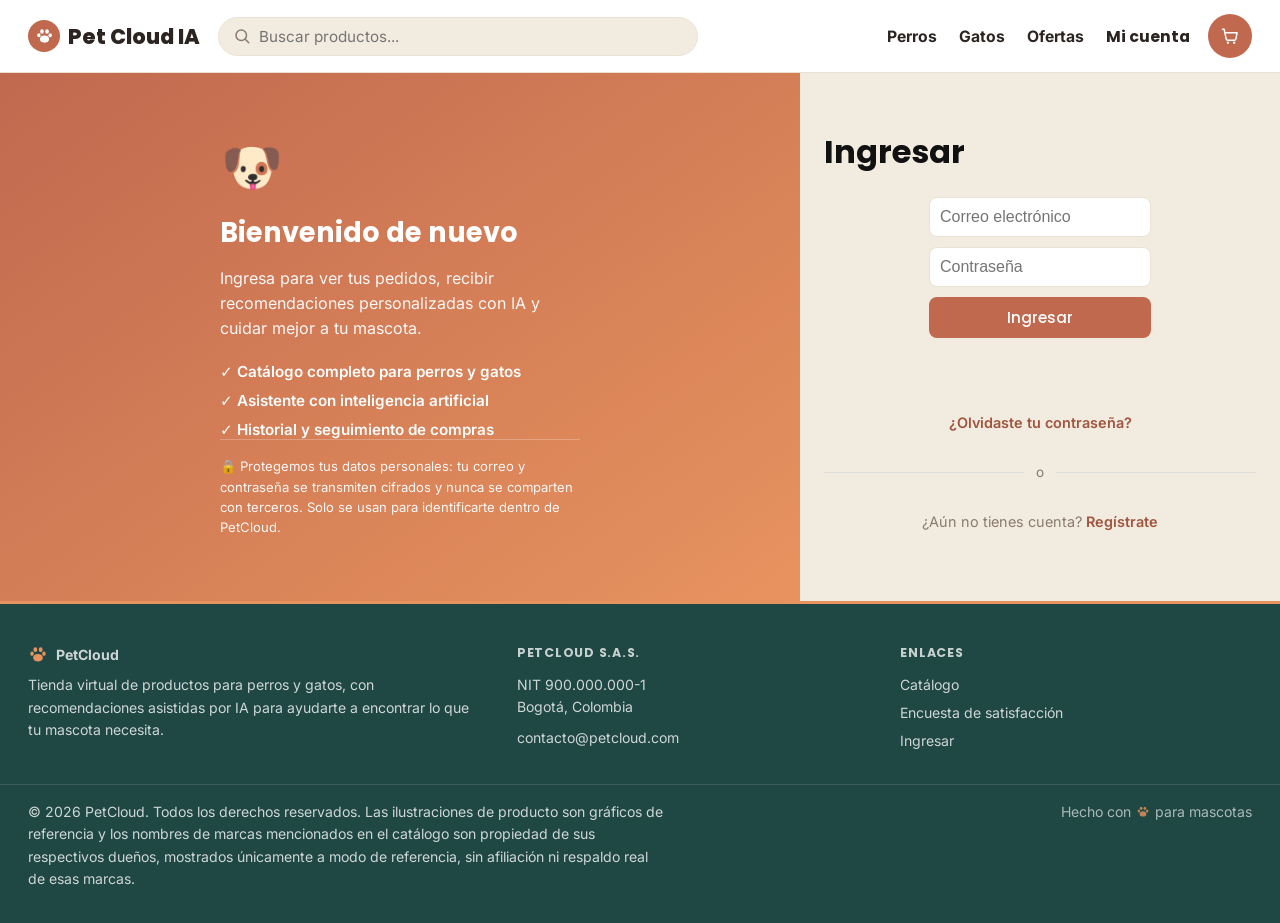
<file: frontend/survey.html>
<!DOCTYPE html>
<html lang="es">
<head>
  <meta charset="UTF-8" />
  <meta name="viewport" content="width=device-width, initial-scale=1" />
  <title>PetCloud — Encuesta de satisfacción</title>
  <link rel="stylesheet" href="css/styles.css" />
</head>
<body>
  <nav id="nav"></nav>
  <main>
   <div>
    <h1>Encuesta de satisfacción</h1>
    <p class="muted">
      Son 10 preguntas rápidas (1 = muy en desacuerdo, 5 = muy de acuerdo) más una pregunta abierta.
      Tu opinión nos ayuda a mejorar el sistema de recomendación con IA y toda tu experiencia de compra.
    </p>
    <p class="muted small" id="survey-order-context"></p>
    <form id="survey-form" class="survey-form">
      <fieldset>
        <legend class="visually-hidden">Sistema de recomendación con IA</legend>
        <p class="fieldset-title" aria-hidden="true">Sistema de recomendación con IA</p>
        <div class="likert-row">
          <label>Las recomendaciones que recibí fueron precisas</label>
          <div class="likert-scale" data-field="precision_recomendacion"></div>
        </div>
        <div class="likert-row">
          <label>El sistema fue fácil de usar</label>
          <div class="likert-scale" data-field="facilidad_uso"></div>
        </div>
        <div class="likert-row">
          <label>Confío en las recomendaciones del asistente</label>
          <div class="likert-scale" data-field="confianza_usuario"></div>
        </div>
      </fieldset>

      <fieldset>
        <legend class="visually-hidden">Satisfacción y seguridad de compra</legend>
        <p class="fieldset-title" aria-hidden="true">Satisfacción y seguridad de compra</p>
        <div class="likert-row">
          <label>En general, estoy satisfecho(a) con mi experiencia de compra</label>
          <div class="likert-scale" data-field="nivel_satisfaccion"></div>
        </div>
        <div class="likert-row">
          <label>Sentí que mi compra fue segura</label>
          <div class="likert-scale" data-field="percepcion_seguridad"></div>
        </div>
        <div class="likert-row">
          <label>Volvería a comprar en PetCloud</label>
          <div class="likert-scale" data-field="intencion_recompra"></div>
        </div>
      </fieldset>

      <fieldset>
        <legend class="visually-hidden">Producto, atención y entrega</legend>
        <p class="fieldset-title" aria-hidden="true">Producto, atención y entrega</p>
        <div class="likert-row">
          <label>Los productos que recibí tenían buena calidad</label>
          <div class="likert-scale" data-field="calidad_productos"></div>
        </div>
        <div class="likert-row">
          <label>La atención que recibí fue buena (soporte, respuesta a dudas)</label>
          <div class="likert-scale" data-field="atencion_recibida"></div>
        </div>
        <div class="likert-row">
          <label>El proceso de compra (carrito, pago) fue sencillo</label>
          <div class="likert-scale" data-field="facilidad_proceso_compra"></div>
        </div>
        <div class="likert-row">
          <label>El tiempo de entrega fue adecuado</label>
          <div class="likert-scale" data-field="tiempo_entrega"></div>
        </div>
      </fieldset>

      <fieldset>
        <legend class="visually-hidden">Pregunta abierta</legend>
        <p class="fieldset-title" aria-hidden="true">Pregunta abierta</p>
        <label for="comentario">¿Qué podríamos mejorar o qué fue lo que más te gustó? (opcional)</label>
        <textarea id="comentario" rows="3" placeholder="Cuéntanos con tus propias palabras..."></textarea>
      </fieldset>

      <button type="submit">Enviar encuesta</button>
      <p id="survey-error" class="error"></p>
      <p id="survey-success" class="success"></p>
    </form>
   </div>
  </main>
  <footer id="site-footer" class="site-footer"></footer>
  <script src="js/config.js"></script>
  <script src="js/api.js"></script>
  <script src="js/nav.js"></script>
  <script src="js/chat.js"></script>
  <script src="js/survey.js"></script>
  <script src="js/footer.js"></script>
</body>
</html>
</file>
<file: frontend/css/styles.css>
/* Tipografia auto-hospedada (Poppins + Inter, archivos .woff2 en
   assets/fonts/) en vez de un @import a Google Fonts: asi la pagina no
   depende de que el navegador pueda alcanzar fonts.googleapis.com (puede
   fallar por conexion lenta, bloqueadores de anuncios/privacidad, o redes
   restringidas), y la fuente se ve igual siempre, incluso sin internet. */
@font-face {
  font-family: "Inter";
  font-style: normal;
  font-weight: 400;
  font-display: swap;
  src: url("../assets/fonts/inter-latin-400-normal.woff2") format("woff2");
}
@font-face {
  font-family: "Inter";
  font-style: normal;
  font-weight: 500;
  font-display: swap;
  src: url("../assets/fonts/inter-latin-500-normal.woff2") format("woff2");
}
@font-face {
  font-family: "Inter";
  font-style: normal;
  font-weight: 600;
  font-display: swap;
  src: url("../assets/fonts/inter-latin-600-normal.woff2") format("woff2");
}
@font-face {
  font-family: "Inter";
  font-style: normal;
  font-weight: 700;
  font-display: swap;
  src: url("../assets/fonts/inter-latin-700-normal.woff2") format("woff2");
}
@font-face {
  font-family: "Poppins";
  font-style: normal;
  font-weight: 500;
  font-display: swap;
  src: url("../assets/fonts/poppins-latin-500-normal.woff2") format("woff2");
}
@font-face {
  font-family: "Poppins";
  font-style: normal;
  font-weight: 600;
  font-display: swap;
  src: url("../assets/fonts/poppins-latin-600-normal.woff2") format("woff2");
}
@font-face {
  font-family: "Poppins";
  font-style: normal;
  font-weight: 700;
  font-display: swap;
  src: url("../assets/fonts/poppins-latin-700-normal.woff2") format("woff2");
}
@font-face {
  font-family: "Poppins";
  font-style: normal;
  font-weight: 800;
  font-display: swap;
  src: url("../assets/fonts/poppins-latin-800-normal.woff2") format("woff2");
}

* { box-sizing: border-box; }

:root {
  /* Paleta renovada: terracota solido (sin degradados) + crema calido,
     al estilo del mockup de referencia (nav blanco, hero en bloque solido,
     circulos de categoria en durazno). */
  --color-primary: #c1694f;
  --color-primary-dark: #a1543e;
  --color-accent: #e8935f;
  --color-accent-light: #f6d9c2;
  --color-bg: #f2ebdf;
  --color-card: #ffffff;
  --color-text: #2b2420;
  --color-muted: #8a7b6e;
  --color-border: #ece2d4;
  --color-ink: #1f4743;
  --color-ink-light: #3c6d66;
  --font-display: "Poppins", "Inter", system-ui, sans-serif;
  --font-body: "Inter", system-ui, -apple-system, sans-serif;
  --radius-lg: 22px;
  --radius-md: 14px;
}

/* "Footer pegado al fondo": nav + contenido (main o .auth-page) + footer
   en columna, con el contenido creciendo (flex:1) para llenar lo que
   sobre de alto de pantalla. Asi el footer verde siempre queda justo
   despues del contenido -nunca separado por un hueco- y en paginas
   cortas (login, un pedido suelto, etc.) baja hasta el borde inferior
   real de la ventana en vez de quedarse flotando a medio camino. */
body {
  margin: 0;
  min-height: 100vh;
  display: flex;
  flex-direction: column;
  font-family: var(--font-body);
  background: var(--color-bg);
  color: var(--color-text);
}
body > main,
body > .auth-page {
  flex: 1 0 auto;
}
.site-footer {
  flex-shrink: 0;
}

h1, h2, h3, .brand, .hero-cta, .category-label, button {
  font-family: var(--font-display);
}

/* Barra de navegacion: fondo blanco, buscador en pildora y acceso al
   carrito como boton circular, al estilo del mockup. */
nav {
  background: var(--color-card);
  box-shadow: 0 1px 0 var(--color-border);
  position: sticky;
  top: 0;
  z-index: 50;
}
.nav-inner {
  margin: 0 auto;
  padding: 14px 28px;
  display: flex;
  flex-wrap: wrap;
  align-items: center;
  gap: 18px;
  row-gap: 10px;
}
.brand {
  color: var(--color-text);
  font-weight: 800;
  text-decoration: none;
  font-size: 1.3rem;
  display: flex;
  align-items: center;
  gap: 8px;
  white-space: nowrap;
}
.brand-mark {
  width: 32px;
  height: 32px;
  border-radius: 50%;
  background: var(--color-primary);
  color: #fff;
  display: flex;
  align-items: center;
  justify-content: center;
  flex-shrink: 0;
}
.brand-mark svg { width: 19px; height: 19px; }

.nav-search {
  flex: 1 1 220px;
  max-width: 480px;
  margin: 0;
  display: flex;
  flex-direction: row;
  align-items: center;
  gap: 8px;
  background: var(--color-bg);
  border: 1px solid var(--color-border);
  border-radius: 999px;
  padding: 9px 14px;
}
.nav-search-icon { width: 18px; height: 18px; color: var(--color-muted); flex-shrink: 0; }
.nav-search input {
  border: none;
  background: none;
  padding: 0;
  flex: 1;
  font-size: 0.95rem;
  font-family: var(--font-body);
  color: var(--color-text);
}
.nav-search input:focus { outline: none; }
.nav-search-clear {
  border: none;
  background: var(--color-border);
  color: var(--color-muted);
  width: 20px;
  height: 20px;
  border-radius: 50%;
  display: flex;
  align-items: center;
  justify-content: center;
  font-size: 0.9rem;
  line-height: 1;
  cursor: pointer;
  padding: 0;
  flex-shrink: 0;
}

.nav-links {
  display: flex;
  flex-wrap: wrap;
  align-items: center;
  gap: 22px;
  margin-left: auto;
}
.nav-links a, .nav-links .link-btn {
  color: var(--color-text);
  text-decoration: none;
  background: none;
  border: none;
  font-size: 0.98rem;
  font-weight: 700;
  cursor: pointer;
  white-space: nowrap;
  padding: 0;
}
.nav-links a:hover, .nav-links .link-btn:hover { color: var(--color-primary-dark); }

.nav-account { position: relative; }
.nav-account-menu {
  position: absolute;
  top: calc(100% + 12px);
  right: 0;
  background: var(--color-card);
  border: 1px solid var(--color-border);
  border-radius: var(--radius-md);
  box-shadow: 0 12px 28px rgba(43, 36, 32, 0.14);
  padding: 8px;
  display: flex;
  flex-direction: column;
  min-width: 190px;
  z-index: 60;
}
.nav-account-menu a, .nav-account-menu .link-btn {
  display: block;
  width: 100%;
  text-align: left;
  padding: 9px 12px;
  border-radius: 8px;
  font-weight: 600;
  font-size: 0.92rem;
  color: var(--color-text);
  text-decoration: none;
}
.nav-account-menu a:hover, .nav-account-menu .link-btn:hover { background: var(--color-bg); color: var(--color-primary-dark); }

.nav-cart {
  width: 44px;
  height: 44px;
  border-radius: 50%;
  background: var(--color-primary);
  display: flex;
  align-items: center;
  justify-content: center;
  flex-shrink: 0;
  transition: background 0.15s ease;
}
.nav-cart svg { width: 20px; height: 20px; }
.nav-cart:hover { background: var(--color-primary-dark); }

@media (max-width: 760px) {
  /* En celular el nav de escritorio (logo + links + carrito + buscador,
     todos en una fila que se envuelve) terminaba en 4 filas apiladas:
     logo solo, links solos, carrito solo y por ultimo el buscador. Eso
     comia media pantalla antes de ver cualquier contenido. Ahora el logo
     y el carrito comparten la primera fila (ambos caben comodos), los
     links van en su propia fila mas compacta (con scroll horizontal si
     no caben todos) y el buscador cierra abajo: 3 filas en vez de 4, y
     la primera se siente como una barra de verdad, no como texto suelto. */
  .nav-inner { padding: 12px 16px; }
  .brand { order: 1; }
  .nav-cart { order: 2; margin-left: auto; }
  .nav-links {
    order: 3;
    flex-basis: 100%;
    gap: 18px;
    margin-left: 0;
  }
  .nav-search { order: 4; flex-basis: 100%; max-width: none; }
}

/* Fila de filtros del catalogo (categoria, mascota, precio), combinada
   dentro del propio nav -pegada justo debajo de la barra principal, como
   una segunda fila del mismo bloque blanco y pegajoso (sticky)-, en vez de
   su propia fila separada mas abajo despues del banner. Reutiliza toda la
   base de ".filters" (select/input, #filter-clear) y solo agrega el
   espaciado y la linea divisoria propios de vivir dentro del nav. */
.nav-filters {
  padding: 0 28px 14px;
  border-top: 1px solid var(--color-border);
  padding-top: 14px;
  margin-bottom: 0;
}
@media (max-width: 760px) {
  .nav-filters { padding-left: 16px; padding-right: 16px; }
}

/* Sin "auto" en los margenes laterales: main es un flex item de body
   (ver el patron de footer pegado al fondo, arriba). Un flex item con
   margenes auto en el eje transversal deja de estirarse para llenar el
   ancho disponible (se encoge al ancho de su contenido y se centra con
   esos margenes) -eso rompia el catalogo en celular, donde el contenido
   interno es mas ancho que la pantalla y terminaba empujando TODO el
   main (y la pagina) a un ancho mayor al del viewport, con scroll
   horizontal-. El "auto" solo se vuelve a activar en .page-narrow (abajo),
   que es la unica situacion donde realmente se necesita centrar. */
main { margin: 30px 0; padding: 0 28px; }

/* Paginas de una sola columna (perfil, encuesta, pedidos): sin un ancho
   maximo, el contenido (una tarjeta angosta) queda pegado a la izquierda
   y deja un espacio vacio enorme a la derecha en pantallas anchas. Esta
   clase SOLO se aplica a esas paginas -el catalogo, el panel admin, la
   auditoria y el carrito siguen fluidos a proposito, porque ahi si
   aprovechan el ancho completo-. 920px (antes 760px) para que sobre menos
   espacio vacio a los lados en pantallas de escritorio normales. */
main.page-narrow { max-width: 920px; margin-left: auto; margin-right: auto; }

/* Columna angosta y centrada DENTRO de main.page-narrow, para perfil y
   encuesta: el titulo (h1) y los parrafos de introduccion vivian sueltos
   (ocupando todo el ancho de page-narrow, pegados a la izquierda) mientras
   las tarjetas de abajo (.profile-section, .survey-form) se centraban por
   su cuenta en una columna mas angosta -el borde izquierdo de unos no
   coincidia con el de otros-. Envolviendo TODO (titulo, parrafos y
   tarjetas) en este mismo contenedor, comparten un solo borde izquierdo. */
.page-narrow-col { max-width: 640px; margin: 0 auto; }

/* Hero del catalogo: bloque solido en terracota con esquinas redondeadas,
   texto a la izquierda e ilustracion a la derecha, al estilo del mockup
   de referencia (sin degradados ni huellitas de fondo). */
/* Sin "auto" en los margenes laterales: mismo motivo que en "main" (arriba,
   linea ~303) -.home-shell tambien es flex item de body, y "auto" lo
   encogia a su contenido y lo centraba, dejando huecos a los lados del
   hero en vez de que este ocupara todo el ancho disponible-. */
.home-shell { margin: 24px 0 0; padding: 0 28px; }

.hero {
  background: var(--color-primary);
  border-radius: var(--radius-lg);
  padding: 44px 48px;
  display: flex;
  align-items: center;
  gap: 32px;
  color: #fff;
  overflow: hidden;
}
/* El bloque de texto crece para ocupar todo el espacio libre (sin tope de
   ancho): asi, en pantallas muy anchas, el sobrante queda dentro de la
   franja terracota (color solido, sin costura visible) en vez de dejar
   un hueco vacio entre el texto y la ilustracion. El titulo y el parrafo
   si mantienen su propio ancho de lectura comodo. */
.hero-text { flex: 1 1 380px; }
.hero h1 {
  max-width: 640px;
  margin: 0 0 14px;
  font-size: 2.5rem;
  font-weight: 800;
  line-height: 1.15;
  color: #fff;
}
.hero-text p { max-width: 540px; margin: 0 0 22px; font-size: 1.08rem; font-weight: 700; opacity: 0.95; }
.hero-cta {
  display: inline-block;
  background: var(--color-accent-light);
  color: var(--color-primary-dark);
  text-decoration: none;
  font-weight: 700;
  font-size: 1rem;
  padding: 12px 26px;
  border-radius: 999px;
  transition: transform 0.15s ease, background 0.15s ease;
}
.hero-cta:hover { background: #fff; transform: translateY(-1px); }

/* Carrusel del hero: antes era una caja fija de 380px que dejaba un
   hueco vacio entre el texto y la ilustracion en pantallas anchas. Ahora
   crece igual que .hero-text (flex: 1 1 ...) para repartirse el espacio
   libre, y ademas funciona como carrusel automatico: arranca con la
   ilustracion de perro/gato (primera .hero-slide, en el HTML) y
   js/hero-carousel.js le agrega fotos reales del catalogo como
   diapositivas siguientes, avanzando solas cada pocos segundos. */
.hero-image {
  position: relative;
  flex: 1 1 440px;
  max-width: 46%;
  aspect-ratio: 320 / 220;
  background: rgba(255, 255, 255, 0.16);
  border: 3px solid rgba(255, 255, 255, 0.38);
  border-radius: 28px;
  box-shadow: 0 14px 32px rgba(31, 17, 10, 0.18), inset 0 0 0 1px rgba(255, 255, 255, 0.12);
  overflow: hidden;
}
.hero-illustration { width: 100%; height: 100%; }

.hero-slide {
  position: absolute;
  inset: 0;
  display: flex;
  align-items: center;
  justify-content: center;
  opacity: 0;
  transition: opacity 0.7s ease;
}
.hero-slide.active { opacity: 1; z-index: 1; }
.hero-slide img {
  width: 100%;
  height: 100%;
  object-fit: contain;
  padding: 28px;
}
.hero-slide-caption {
  position: absolute;
  left: 0;
  right: 0;
  bottom: 0;
  padding: 10px 18px;
  background: linear-gradient(0deg, rgba(31, 17, 10, 0.55), transparent);
  color: #fff;
  font-weight: 700;
  font-size: 0.95rem;
  text-align: center;
}

/* Perrito y gatito "vivos": flotan suavemente, con destellos que titilan
   alrededor. Cada uno con su propio timing para que no se vean
   sincronizados (se ve mas organico / menos robotico). */
.pet-dog, .pet-cat {
  transform-box: fill-box;
  transform-origin: 50% 100%;
  animation: pet-bob 3.2s ease-in-out infinite;
}
.pet-cat { animation-duration: 3.6s; animation-delay: 0.5s; }
.sparkle {
  transform-box: fill-box;
  transform-origin: 50% 50%;
  animation: sparkle-twinkle 2.2s ease-in-out infinite;
}
.sparkle-2 { animation-delay: 1.1s; }

@keyframes pet-bob {
  0%, 100% { transform: translateY(0); }
  50% { transform: translateY(-7px); }
}
@keyframes sparkle-twinkle {
  0%, 100% { opacity: 0.25; transform: scale(0.75); }
  50% { opacity: 1; transform: scale(1.15); }
}
@media (prefers-reduced-motion: reduce) {
  .pet-dog, .pet-cat, .sparkle { animation: none; }
}

.category-row {
  display: flex;
  justify-content: center;
  gap: 56px;
  padding: 36px 20px 8px;
  flex-wrap: wrap;
}
.category-item {
  display: flex;
  flex-direction: column;
  align-items: center;
  gap: 10px;
  text-decoration: none;
  color: var(--color-text);
}
.category-circle {
  width: 76px;
  height: 76px;
  border-radius: 50%;
  background: var(--color-accent-light);
  display: flex;
  align-items: center;
  justify-content: center;
  transition: transform 0.15s ease, background 0.15s ease;
}
.category-circle svg { width: 38px; height: 38px; }
.category-item:hover .category-circle { background: var(--color-accent); transform: translateY(-2px); }
.category-label { font-weight: 700; font-size: 1.02rem; }

.section-title { margin-top: 0; color: #111; }

/* Tarjeta "Consejo del dia" (feature plus con clima real via Open-Meteo,
   ver backend/app/services/weather_tip_service.py). Oculta por defecto
   (clase .hidden) hasta que el JS confirma que hay datos que mostrar. */
.weather-tip {
  max-width: 1040px;
  margin: 0 auto 10px;
  background: var(--color-accent-light);
  color: var(--color-ink);
  border-radius: 999px;
  padding: 18px 30px;
  display: flex;
  align-items: center;
  gap: 14px;
  font-size: 1.08rem;
  line-height: 1.45;
}
.weather-tip.hidden { display: none; }
.weather-tip-icon { font-size: 1.5rem; flex-shrink: 0; }
.weather-tip strong { font-family: var(--font-display); }

@media (max-width: 760px) {
  .weather-tip { border-radius: var(--radius-md); margin: 0 20px 8px; }
}

@media (max-width: 760px) {
  .hero { flex-direction: column; text-align: center; padding: 32px 24px; }
  .hero-text { max-width: none; }
  .hero h1 { font-size: 1.8rem; }
  .hero-image { width: 100%; max-width: none; }
  .category-row { gap: 32px; }
}

/* auto-fill (no auto-fit): con auto-fit, cuando hay pocos resultados
   (p. ej. 1 solo producto filtrado) la(s) columna(s) vacias se colapsan y
   la tarjeta restante se estira para llenar TODA la fila -haciendo que su
   imagen (width:100% del card) se vea gigante y deformada-. Con auto-fill
   el grid conserva esas columnas vacias en vez de colapsarlas, asi que
   una tarjeta sola mantiene su ancho normal (minmax) sin importar cuantos
   resultados haya. */
.grid { display: grid; grid-template-columns: repeat(auto-fill, minmax(220px, 1fr)); gap: 16px; align-items: stretch; }

.card {
  background: var(--color-card);
  border: 1px solid var(--color-border);
  border-radius: 12px;
  padding: 16px;
  box-shadow: 0 1px 4px rgba(193, 98, 58, 0.08);
  display: flex;
  flex-direction: column;
  height: 100%;
}
.card h3 { margin: 0 0 6px; color: var(--color-text); }
.card-image {
  width: 100%;
  height: 140px;
  object-fit: cover;
  border-radius: 8px;
  margin-bottom: 10px;
  background: var(--color-accent-light);
}

.muted { color: var(--color-muted); font-size: 0.9rem; }

.price { font-weight: bold; font-size: 1.1rem; margin: 10px 0; color: var(--color-primary-dark); margin-top: auto; }

button {
  background: var(--color-primary);
  color: #fff;
  border: none;
  padding: 9px 16px;
  border-radius: 8px;
  cursor: pointer;
  font-size: 0.95rem;
  transition: background 0.15s ease;
}
button:hover { background: var(--color-primary-dark); }

form { max-width: 360px; margin: 0 auto; display: flex; flex-direction: column; gap: 10px; }

input {
  padding: 10px;
  border: 1px solid var(--color-border);
  border-radius: 8px;
  font-size: 1rem;
  background: var(--color-card);
}
input:focus { outline: none; border-color: var(--color-accent); }

select {
  padding: 10px;
  border: 1px solid var(--color-border);
  border-radius: 8px;
  font-size: 1rem;
  background: var(--color-card);
  color: #111;
}
select:focus { outline: none; border-color: var(--color-accent); }

.error { color: #b3401f; min-height: 1.2em; }

.checkbox-label {
  display: flex;
  align-items: center;
  gap: 8px;
  font-size: 0.92rem;
  color: var(--color-text);
  cursor: pointer;
}
.checkbox-label input[type="checkbox"] { width: auto; accent-color: var(--color-primary); }

.pet-fields {
  display: flex;
  flex-direction: column;
  gap: 10px;
  margin: 0;
  padding: 14px;
  border: 1px solid var(--color-border);
  border-radius: 10px;
  background: var(--color-bg);
}
.pet-fields[hidden] { display: none; }
.field-label { font-size: 0.82rem; color: var(--color-muted); margin-bottom: -4px; }

/* Paginas de login / registro: panel visual + formulario */
.auth-page {
  display: flex;
  /* Sin min-height propio: el alto correcto lo da el flex:1 de
     body > .auth-page (arriba), que crece justo lo necesario para que el
     footer siempre quede pegado al fondo de la ventana, sin forzar un
     piso arbitrario aqui. */
}
.auth-visual {
  flex: 1 1 42%;
  background: linear-gradient(145deg, var(--color-primary) 0%, var(--color-accent) 100%);
  color: #fff;
  display: flex;
  align-items: center;
  justify-content: center;
  padding: 48px 32px;
  /* Antes este panel se anclaba (sticky) al alto de su propio contenido
     para no dejar espacio naranja de mas cuando el formulario de al lado
     era mucho mas largo (registro). Pero eso tiene un efecto secundario
     peor: en paginas cortas (login) o pantallas altas, la fila crece
     (flex:1 de body > .auth-page) para empujar el footer hasta el fondo,
     y como este panel ya no acompañaba ese crecimiento, quedaba un hueco
     color crema entre el naranja y el footer verde -exactamente el bug
     reportado ("no queda fijo", "no se junta con la parte naranja")-.
     Por eso ahora se deja con el "stretch" por defecto: el panel naranja
     siempre llena toda la fila, sin importar el alto de pantalla o cual
     columna sea mas larga, asi nunca queda un hueco entre el y el
     footer. El "costo" es mas color solido debajo del contenido en
     paginas con formularios cortos, que es preferible a un hueco vacio. */
}
.auth-visual-inner { max-width: 360px; }
.auth-visual-emoji { font-size: 3.2rem; display: block; margin-bottom: 14px; }
.auth-visual h2 { margin: 0 0 12px; font-size: 1.7rem; }
.auth-visual p { opacity: 0.95; line-height: 1.55; margin: 0; }
.auth-visual-points {
  list-style: none;
  padding: 0;
  margin: 22px 0 0;
  display: flex;
  flex-direction: column;
  gap: 10px;
  font-weight: 600;
  font-size: 0.95rem;
}

.auth-box {
  flex: 1 1 58%;
  max-width: 480px;
  margin: 0 auto;
  padding: 56px 24px;
  display: flex;
  flex-direction: column;
  justify-content: center;
}
.auth-box h1 { margin-top: 0; }
.auth-switch { text-align: center; margin-top: 14px; font-size: 0.9rem; color: var(--color-muted); }
.auth-switch a { color: var(--color-primary-dark); font-weight: 600; text-decoration: none; }
.auth-switch a:hover { text-decoration: underline; }

@media (max-width: 760px) {
  .auth-page { flex-direction: column; }
  .auth-visual { padding: 32px 24px; text-align: center; }
  .auth-visual-inner { max-width: none; }
  .auth-visual-points { align-items: center; }
  .auth-box { max-width: none; padding: 32px 20px; }
}

.auth-divider {
  display: flex;
  align-items: center;
  text-align: center;
  color: var(--color-muted, #888);
  margin: 1.2rem 0;
}
.auth-divider::before,
.auth-divider::after {
  content: "";
  flex: 1;
  border-bottom: 1px solid #ddd;
}
.auth-divider span { padding: 0 0.75rem; font-size: 0.85rem; }

#google-signin-container {
  display: flex;
  justify-content: center;
}

.muted.small { color: var(--color-muted, #888); font-size: 0.85rem; text-align: center; }

.profile-section {
  background: var(--color-card);
  border: 1px solid var(--color-border);
  border-radius: 12px;
  padding: 20px;
  /* El centrado/ancho ya lo da ".page-narrow-col" (el contenedor que
     envuelve el h1 y todas las tarjetas de la pagina): aqui solo queda el
     espacio vertical entre una tarjeta y la siguiente. */
  margin: 0 0 20px;
}
.profile-section h2 { margin-top: 0; font-size: 1.1rem; }
/* max-width:none: el selector generico "form" (linea ~516) trae su propio
   max-width:360px + margin:0 auto pensado para los formularios de login/
   registro. Sin anularlo aqui, cada form dentro de la tarjeta (datos,
   mascotas, incidentes, contraseña) se volvia a encoger y centrar DENTRO
   de la tarjeta ya angosta, sumando un tercer nivel de espacio vacio a
   los lados. */
.profile-section form { display: flex; flex-direction: column; gap: 16px; max-width: none; }

.pets-list { display: flex; flex-direction: column; gap: 10px; margin-bottom: 16px; }
.pet-card {
  border: 1px solid var(--color-border);
  border-radius: 10px;
  padding: 12px 14px;
  background: var(--color-bg);
}
.pet-card-name { font-weight: 600; margin: 0 0 4px; }
.pet-card p { margin: 2px 0; font-size: 0.88rem; }
#pet-form.pet-fields { gap: 10px; }

/* Agrupa cada etiqueta con su campo (antes quedaban sueltas en la misma
   columna flex, con la misma separacion entre una etiqueta y su propio
   campo que entre un campo y la etiqueta del siguiente grupo). */
.form-group { display: flex; flex-direction: column; gap: 6px; }
.form-group label { font-weight: 600; font-size: 0.9rem; color: var(--color-text); }
.form-group input:disabled { background: var(--color-bg); color: var(--color-muted); }

.total { font-size: 1.2rem; font-weight: bold; margin: 16px 0; color: var(--color-primary-dark); }

.cart-table {
  width: 100%;
  border-collapse: separate;
  border-spacing: 0;
  margin-bottom: 16px;
  background: var(--color-card);
  border: 1px solid var(--color-border);
  border-radius: var(--radius-md);
  overflow: hidden;
  box-shadow: 0 2px 10px rgba(43, 36, 32, 0.05);
}
.cart-table th, .cart-table td { text-align: left; padding: 12px 14px; border-bottom: 1px solid var(--color-border); }
.cart-table th {
  background: var(--color-bg);
  color: var(--color-text);
  font-weight: 700;
  font-size: 0.76rem;
  letter-spacing: 0.04em;
  text-transform: uppercase;
  border-bottom: 2px solid var(--color-border);
}
.cart-table tbody tr:nth-child(even) { background: rgba(193, 105, 79, 0.04); }
.cart-table tbody tr:last-child td { border-bottom: none; }

/* Control +/- de cantidad en el carrito */
.qty-stepper { display: inline-flex; align-items: center; gap: 8px; }
.qty-btn {
  width: 28px;
  height: 28px;
  padding: 0;
  display: flex;
  align-items: center;
  justify-content: center;
  border-radius: 6px;
  font-size: 1rem;
  line-height: 1;
}
.qty-value { min-width: 1.5em; text-align: center; font-weight: 600; }

/* Nota de privacidad junto al formulario de login/registro */
.auth-privacy-note {
  margin-top: 22px;
  padding-top: 16px;
  border-top: 1px solid rgba(255, 255, 255, 0.25);
  font-size: 0.82rem;
  line-height: 1.5;
  opacity: 0.9;
}

/* Advertencia de IA dentro del panel del chatbot */
#chat-ai-warning {
  margin: 0;
  padding: 8px 12px;
  background: #fff6e8;
  color: #7a5c1e;
  font-size: 0.75rem;
  line-height: 1.35;
  border-bottom: 1px solid var(--color-border);
}

h1 { color: #111; }

/* Insignia tipo "Carrito (2)" al estilo del mockup */
.cart-badge {
  background: var(--color-accent);
  color: #fff;
  border-radius: 999px;
  padding: 4px 10px;
  font-size: 0.85rem;
  font-weight: 600;
}

/* Widget flotante del asistente IA: boton circular + globo "Habla con Pet-IA" */
#chat-toggle-wrap {
  position: fixed;
  right: 20px;
  bottom: 20px;
  z-index: 1000;
  display: flex;
  align-items: center;
  gap: 10px;
}
#chat-toggle-bubble {
  background: #fff;
  color: var(--color-text);
  font-weight: 700;
  font-size: 0.88rem;
  padding: 9px 16px;
  border-radius: 999px;
  box-shadow: 0 6px 16px rgba(43, 36, 32, 0.16);
  white-space: nowrap;
}
#chat-toggle-bubble.hidden { display: none; }
#chat-toggle {
  position: relative;
  width: 62px;
  height: 62px;
  border-radius: 50%;
  border: none;
  background: var(--color-primary);
  color: #fff;
  font-size: 1.7rem;
  cursor: pointer;
  box-shadow: 0 6px 18px rgba(161, 79, 46, 0.4);
  display: flex;
  align-items: center;
  justify-content: center;
  transition: transform 0.15s ease, box-shadow 0.15s ease;
  flex-shrink: 0;
}
#chat-toggle:hover {
  transform: scale(1.08);
  box-shadow: 0 8px 22px rgba(161, 79, 46, 0.5);
}
#chat-toggle-ring {
  position: absolute;
  inset: -6px;
  border-radius: 50%;
  border: 2px solid var(--color-accent);
  opacity: 0.6;
  animation: chat-ring-pulse 2.2s ease-out infinite;
  pointer-events: none;
}
#chat-toggle-icon {
  position: relative;
  display: flex;
  filter: drop-shadow(0 1px 1px rgba(0, 0, 0, 0.25));
}
#chat-toggle-icon svg { width: 26px; height: 26px; }
#chat-toggle-badge {
  position: absolute;
  top: -4px;
  right: -4px;
  background: #fff;
  color: var(--color-primary-dark);
  font-size: 0.6rem;
  font-weight: 800;
  letter-spacing: 0.03em;
  padding: 2px 6px;
  border-radius: 999px;
  box-shadow: 0 1px 4px rgba(0, 0, 0, 0.25);
}
@keyframes chat-ring-pulse {
  0% { transform: scale(0.9); opacity: 0.65; }
  70% { transform: scale(1.35); opacity: 0; }
  100% { transform: scale(1.35); opacity: 0; }
}
@media (prefers-reduced-motion: reduce) {
  #chat-toggle-ring { animation: none; opacity: 0; }
}

#chat-panel {
  position: fixed;
  right: 20px;
  bottom: 88px;
  width: 320px;
  max-width: calc(100vw - 40px);
  height: 420px;
  max-height: calc(100vh - 140px);
  background: var(--color-card);
  border: 1px solid var(--color-border);
  border-radius: 14px;
  box-shadow: 0 10px 30px rgba(0, 0, 0, 0.25);
  display: flex;
  flex-direction: column;
  overflow: hidden;
  z-index: 1000;
}
#chat-panel.hidden { display: none; }

#chat-header {
  background: var(--color-primary);
  color: #fff;
  padding: 12px 14px;
  display: flex;
  align-items: center;
  justify-content: space-between;
  font-weight: 600;
}
#chat-header #chat-close {
  background: none;
  border: none;
  color: #fff;
  font-size: 1.2rem;
  line-height: 1;
  cursor: pointer;
}

#chat-messages {
  flex: 1;
  overflow-y: auto;
  padding: 12px;
  display: flex;
  flex-direction: column;
  gap: 8px;
  background: var(--color-bg);
}

.chat-bubble {
  max-width: 85%;
  padding: 8px 12px;
  border-radius: 12px;
  font-size: 0.9rem;
  line-height: 1.35;
  white-space: pre-wrap;
  word-break: break-word;
}
.chat-user {
  align-self: flex-end;
  background: var(--color-accent);
  color: #fff;
  border-bottom-right-radius: 2px;
}
.chat-bot {
  align-self: flex-start;
  background: #fff;
  border: 1px solid var(--color-border);
  color: var(--color-text);
  border-bottom-left-radius: 2px;
}
.chat-typing { color: var(--color-muted); font-style: italic; }

#chat-form {
  display: flex;
  border-top: 1px solid var(--color-border);
}
#chat-form input {
  flex: 1;
  border: none;
  padding: 10px 12px;
  font-size: 0.9rem;
  outline: none;
}
#chat-form button {
  border: none;
  background: var(--color-primary);
  color: #fff;
  padding: 0 16px;
  cursor: pointer;
  font-weight: 600;
}
#chat-form button:hover { background: var(--color-primary-dark); }

@media (max-width: 480px) {
  #chat-panel {
    right: 10px;
    left: 10px;
    width: auto;
  }
  #chat-toggle-wrap { right: 16px; }
  #chat-toggle-bubble { display: none; }
}

/* Utilidad general */
.hidden { display: none !important; }
.success { color: #2f7a3e; min-height: 1.2em; }

.order-status {
  display: inline-block;
  padding: 2px 10px;
  border-radius: 999px;
  font-size: 0.8rem;
  font-weight: 600;
  text-transform: capitalize;
}
.order-status-pending { background: #fdeccb; color: #8a6400; }
.order-status-paid { background: #d9f0dc; color: #2f7a3e; }

.survey-cta,
.pay-btn {
  display: inline-block;
  margin-top: 0.5rem;
  background: var(--color-primary);
  color: #fff;
  border: none;
  padding: 0.5rem 1rem;
  border-radius: 8px;
  cursor: pointer;
  text-decoration: none;
  font-size: 0.95rem;
}
.survey-cta:hover,
.pay-btn:hover { background: var(--color-primary-dark); }

/* Encuesta de satisfacción (escala Likert): cada seccion es una tarjeta
   propia con su titulo, y cada pregunta usa chips numerados en vez de
   radios sueltos (mas facil de leer y de tocar en celular). */
.survey-form {
  /* El centrado/ancho ya lo da ".page-narrow-col" (el contenedor que
     envuelve el h1, los parrafos de introduccion y el formulario). Aqui
     solo se anula el max-width:360px + margin:0 auto que trae el selector
     generico "form" (linea ~516) -pensado para login/registro-, para que
     el formulario no se vuelva a encoger y centrar DENTRO de la columna
     que ya lo esta centrando. */
  max-width: none;
  margin: 0;
  gap: 20px;
}
.survey-form fieldset {
  border: none;
  background: var(--color-card);
  border-radius: var(--radius-md);
  padding: 22px 24px;
  margin: 0;
  box-shadow: 0 2px 10px rgba(43, 36, 32, 0.05);
}
/* El <legend> de un <fieldset> tiene un posicionamiento especial definido
   por el estandar HTML: el navegador SIEMPRE reserva espacio para el
   "legend renderizado" montado sobre el borde superior del fieldset, y
   eso no se puede desactivar con padding, margin ni display:block -lo
   intentamos y, aun asi, el legend seguia midiendo su borde superior
   exactamente igual al borde superior del fieldset en vez de respetar su
   padding, y distintos navegadores/motores lo renderizan de forma distinta
   (en algunos el texto queda cruzando visualmente el borde de la tarjeta).
   Para evitar ese comportamiento inconsistente entre navegadores: el
   <legend> real se oculta visualmente pero queda accesible para lectores
   de pantalla (sigue describiendo el grupo de preguntas), y el titulo que
   SI se ve es un <p class="fieldset-title"> normal, dentro del flujo del
   fieldset, que respeta su padding como cualquier otro texto. */
.visually-hidden {
  position: absolute;
  width: 1px;
  height: 1px;
  padding: 0;
  margin: -1px;
  overflow: hidden;
  clip: rect(0, 0, 0, 0);
  white-space: nowrap;
  border: 0;
}
.survey-form .fieldset-title {
  font-family: var(--font-display);
  font-weight: 700;
  font-size: 1.05rem;
  color: var(--color-primary-dark);
  margin: 0 0 16px;
}
.likert-row { margin-bottom: 20px; }
.likert-row:last-child { margin-bottom: 0; }
.likert-row label { display: block; margin-bottom: 10px; font-size: 0.95rem; font-weight: 600; }
.likert-scale { display: flex; gap: 10px; flex-wrap: wrap; }
.likert-option {
  position: relative;
  cursor: pointer;
}
.likert-option input[type="radio"] {
  position: absolute;
  opacity: 0;
  width: 1px;
  height: 1px;
}
.likert-option span {
  display: flex;
  align-items: center;
  justify-content: center;
  width: 42px;
  height: 42px;
  border-radius: 50%;
  background: var(--color-bg);
  border: 1.5px solid var(--color-border);
  color: var(--color-muted);
  font-weight: 700;
  font-size: 0.95rem;
  transition: background 0.15s ease, border-color 0.15s ease, color 0.15s ease, transform 0.1s ease;
}
.likert-option:hover span { border-color: var(--color-accent); color: var(--color-primary-dark); }
.likert-option input[type="radio"]:checked + span {
  background: var(--color-primary);
  border-color: var(--color-primary);
  color: #fff;
  transform: scale(1.06);
}
.likert-option input[type="radio"]:focus-visible + span { outline: 2px solid var(--color-primary-dark); outline-offset: 2px; }
.survey-form textarea {
  padding: 10px;
  border: 1px solid var(--color-border);
  border-radius: 8px;
  font-family: inherit;
  font-size: 1rem;
  resize: vertical;
}

/* Panel admin: tabs, tablas, formularios en línea */
#admin-content { max-width: 100%; }

.tabs {
  display: flex;
  gap: 8px;
  border-bottom: 1px solid var(--color-border);
  margin-bottom: 20px;
}
.tab-btn {
  background: none;
  color: var(--color-muted);
  border: none;
  border-bottom: 3px solid transparent;
  border-radius: 0;
  padding: 10px 6px;
  font-weight: 600;
}
.tab-btn:hover { background: none; color: var(--color-primary-dark); }
.tab-btn.active { color: var(--color-primary-dark); border-bottom-color: var(--color-primary); }
.tab-panel { display: none; }

/* La auditoria no es una pestaña mas: es un enlace a audit.html, una
   herramienta tecnica aparte con su propio estilo (ver ese archivo). Se
   ve distinta a proposito -icono + fondo tenue- para que quede claro que
   te saca del sitio hacia esa herramienta. */
.tab-link {
  color: var(--color-muted);
  text-decoration: none;
  border-bottom: 3px solid transparent;
  padding: 10px 6px;
  font-weight: 600;
  font-size: 0.95rem;
  display: inline-flex;
  align-items: center;
  gap: 5px;
}
.tab-link:hover { color: var(--color-primary-dark); }
.tab-link .ext-icon { font-size: 0.8rem; opacity: 0.7; }
.tab-panel.active { display: block; }

.inline-form {
  max-width: none;
  flex-direction: row;
  flex-wrap: wrap;
  margin: 0 0 20px;
  align-items: center;
}
.inline-form input { flex: 1 1 160px; }

/* Tablas estilo "data table": contenedor con esquinas redondeadas y
   sombra suave, encabezado fijo (sticky) con fondo propio, filas
   alternadas (cebra) y resaltado al pasar el mouse. Las columnas que
   llevan la clase .sortable-col (agregada por js/datatable.js) se
   pueden ordenar con un clic. */
.admin-table {
  width: 100%;
  border-collapse: separate;
  border-spacing: 0;
  margin-bottom: 24px;
  font-size: 0.9rem;
  background: var(--color-card);
  border: 1px solid var(--color-border);
  border-radius: var(--radius-md);
  box-shadow: 0 2px 10px rgba(43, 36, 32, 0.05);
  /* display:block + overflow-x:auto (en vez de solo "overflow:hidden"):
     algunas tablas (p. ej. Encuestas, con 13 columnas) son mas anchas
     que cualquier pantalla razonable. Sin esto, antes solo se corregia
     en movil y en escritorio esa tabla empujaba TODA la pagina a un
     ancho mayor al de la ventana (scroll horizontal de la pagina
     entera). Asi el scroll horizontal queda contenido dentro de la
     tabla, sin importar el ancho de pantalla. */
  display: block;
  overflow-x: auto;
}
.admin-table th, .admin-table td {
  text-align: left;
  padding: 11px 14px;
  border-bottom: 1px solid var(--color-border);
}
.admin-table thead th {
  position: sticky;
  top: 0;
  background: var(--color-bg);
  color: var(--color-text);
  font-weight: 700;
  font-size: 0.76rem;
  letter-spacing: 0.04em;
  text-transform: uppercase;
  border-bottom: 2px solid var(--color-border);
  white-space: nowrap;
}
.admin-table tbody tr:nth-child(even) { background: rgba(193, 105, 79, 0.04); }
.admin-table tbody tr:hover { background: var(--color-accent-light); }
.admin-table tbody tr:last-child td { border-bottom: none; }
.admin-table th.sortable-col {
  cursor: pointer;
  user-select: none;
  transition: color 0.15s ease;
}
.admin-table th.sortable-col:hover { color: var(--color-primary-dark); }
.admin-table th.sortable-col::after {
  content: "↕";
  margin-left: 5px;
  opacity: 0.35;
  font-size: 0.75em;
}
.admin-table th.sortable-col.sorted-asc::after { content: "↑"; opacity: 0.9; color: var(--color-primary-dark); }
.admin-table th.sortable-col.sorted-desc::after { content: "↓"; opacity: 0.9; color: var(--color-primary-dark); }

/* Envoltorio con scroll horizontal en pantallas chicas, sin romper las
   esquinas redondeadas de la tabla. */
.table-scroll { overflow-x: auto; border-radius: var(--radius-md); }

.btn-small {
  padding: 5px 10px;
  font-size: 0.85rem;
  border-radius: 6px;
  margin: 2px 6px 2px 0;
}
.btn-small:last-child { margin-right: 0; }

.stats-grid {
  display: grid;
  grid-template-columns: repeat(auto-fit, minmax(130px, 1fr));
  gap: 12px;
  margin-bottom: 24px;
}
.stat-tile {
  background: var(--color-card);
  border: 1px solid var(--color-border);
  border-radius: 10px;
  padding: 14px;
  text-align: center;
}
.stat-value { font-size: 1.6rem; font-weight: bold; color: var(--color-primary-dark); }
.stat-label { font-size: 0.8rem; color: var(--color-muted); margin-top: 4px; }

/* Encuestas recientes (dashboard) */
.surveys-list { display: flex; flex-direction: column; gap: 8px; margin-bottom: 24px; }
.survey-mini-card {
  background: var(--color-card);
  border: 1px solid var(--color-border);
  border-radius: 10px;
  padding: 10px 14px;
}
.survey-mini-stars { color: var(--color-accent); font-size: 1rem; margin-right: 8px; }
.survey-mini-card p { margin: 4px 0 0; font-style: italic; color: var(--color-text); }

/* Distribucion de calificaciones */
.dist-chart { display: flex; flex-direction: column; gap: 6px; margin-bottom: 24px; max-width: 420px; }
.dist-row { display: flex; align-items: center; gap: 8px; }
.dist-label { width: 90px; font-size: 0.85rem; color: var(--color-accent); flex-shrink: 0; }
.dist-bar-track { flex: 1; background: var(--color-border); border-radius: 999px; height: 10px; overflow: hidden; }
.dist-bar-fill { background: var(--color-primary); height: 100%; }
.dist-count { width: 24px; text-align: right; font-size: 0.85rem; color: var(--color-muted); }

/* Filtros del catálogo */
.filters {
  display: flex;
  flex-wrap: wrap;
  gap: 10px;
  margin-bottom: 18px;
}
.filters select,
.filters input {
  padding: 9px 12px;
  border: 1px solid var(--color-border);
  border-radius: 8px;
  font-size: 0.95rem;
  background: var(--color-card);
  color: #000;
}
.filters select { flex: 1 1 170px; }
/* Sin "margin-left: auto" (antes empujaba el boton hasta el borde derecho
   de la fila): justo ahi vive el widget flotante del chat (abajo a la
   derecha), y en ventanas de poca altura "Limpiar filtros" terminaba
   tapado detras de la burbuja "Habla con Pet-IA". Alineado junto al resto
   de los filtros, nunca coincide con esa esquina. */
.filters #filter-clear { flex: 0 0 auto; }
/* El buscador de texto del catalogo vive solo en la barra del nav (ver
   nav.js) -ya no hay un segundo campo de busqueda aqui dentro de los
   filtros, para no mostrar dos buscadores a la vez-. El filtro de precio
   queda como item flex directo de .filters. */
.price-filter {
  flex: 1 1 200px;
  min-width: 0;
  display: flex;
  align-items: center;
  gap: 6px;
}
.price-filter input[type="number"] { flex: 1 1 90px; min-width: 70px; }
.price-filter-sep { color: var(--color-muted); }

/* Etiquetas de marca / tipo de mascota en la tarjeta */
.card-tags {
  display: flex;
  flex-wrap: wrap;
  justify-content: space-between;
  align-items: center;
  gap: 4px;
  margin-bottom: 4px;
}
.pet-badge {
  background: var(--color-accent-light);
  color: var(--color-primary-dark);
  border-radius: 999px;
  padding: 2px 10px;
  font-size: 0.75rem;
  font-weight: 600;
}

/* Etiqueta de tipo/categoria del producto: antes usaba la misma clase
   ".muted" (mismo color y tamaño) que la descripcion justo debajo, y las
   dos lineas de texto gris se veian pegadas entre si, sin jerarquia. Como
   "kicker" pequeño, en mayusculas y en el color de acento, queda claramente
   distinta tanto del nombre (arriba) como de la descripcion (abajo). */
.card-category {
  color: var(--color-primary-dark);
  font-size: 0.72rem;
  font-weight: 700;
  text-transform: uppercase;
  letter-spacing: 0.04em;
  margin: 0 0 6px;
}

.card-description {
  color: var(--color-muted);
  font-size: 0.88rem;
  line-height: 1.45;
  margin: 0 0 6px;
  display: -webkit-box;
  -webkit-line-clamp: 3;
  -webkit-box-orient: vertical;
  overflow: hidden;
}

.stock-badge {
  border-radius: 999px;
  padding: 2px 10px;
  font-size: 0.75rem;
  font-weight: 600;
}
.stock-badge.stock-ok { background: #d9f0dc; color: #2f7a3e; }
.stock-badge.stock-low { background: #fdeccb; color: #8a6400; }
.stock-badge.stock-out { background: #f6d6cc; color: #a1341a; }

.card-actions {
  display: flex;
  gap: 8px;
  flex-wrap: wrap;
}
.card-actions .view-details {
  background: none;
  border: 1px solid var(--color-border);
  color: var(--color-primary-dark);
  border-radius: 8px;
  padding: 8px 12px;
  cursor: pointer;
  font-size: 0.9rem;
}
.card-actions .add-to-cart { flex: 1; }
.add-to-cart:disabled {
  background: var(--color-border);
  color: var(--color-muted);
  cursor: not-allowed;
}

/* Modal de detalles de producto */
.modal-backdrop {
  position: fixed;
  inset: 0;
  background: rgba(0, 0, 0, 0.5);
  display: flex;
  align-items: center;
  justify-content: center;
  padding: 16px;
  z-index: 100;
}
.modal {
  background: var(--color-card);
  border-radius: 12px;
  padding: 24px;
  max-width: 480px;
  width: 100%;
  max-height: 85vh;
  overflow-y: auto;
  position: relative;
}
.modal-image {
  width: 100%;
  height: 220px;
  object-fit: cover;
  border-radius: 10px;
  margin-bottom: 12px;
}
.modal-close {
  position: absolute;
  top: 12px;
  right: 12px;
  background: none;
  border: none;
  font-size: 1.6rem;
  line-height: 1;
  cursor: pointer;
  color: var(--color-muted);
}
.modal .add-to-cart {
  width: 100%;
  margin-top: 8px;
}
.modal-specs {
  display: grid;
  grid-template-columns: 1fr 1fr;
  gap: 10px 16px;
  margin: 14px 0;
  padding: 12px 14px;
  background: var(--color-bg);
  border-radius: var(--radius-md);
}
.modal-specs dt {
  font-size: 0.72rem;
  text-transform: uppercase;
  letter-spacing: 0.03em;
  color: var(--color-muted);
  margin: 0 0 2px;
}
.modal-specs dd {
  margin: 0;
  font-weight: 600;
  font-size: 0.9rem;
}

/* Estado vacío */
.empty-state {
  grid-column: 1 / -1;
  text-align: center;
  color: var(--color-muted);
  padding: 40px 20px;
  background: var(--color-card);
  border: 1px dashed var(--color-border);
  border-radius: 12px;
}

/* Skeleton de carga para las tarjetas del catálogo */
.card-skeleton { pointer-events: none; }
.skeleton-image,
.skeleton-line {
  background: linear-gradient(90deg, var(--color-border) 25%, var(--color-accent-light) 50%, var(--color-border) 75%);
  background-size: 200% 100%;
  animation: skeleton-pulse 1.3s ease-in-out infinite;
  border-radius: 6px;
}
.skeleton-image { width: 100%; height: 140px; margin-bottom: 10px; }
.skeleton-line { height: 14px; margin-bottom: 8px; width: 85%; }
.skeleton-line.short { width: 50%; }
@keyframes skeleton-pulse {
  0% { background-position: 200% 0; }
  100% { background-position: -200% 0; }
}

/* Responsive: celulares */
@media (max-width: 600px) {
  main { padding: 0 14px; }
  .grid { grid-template-columns: repeat(auto-fill, minmax(150px, 1fr)); gap: 12px; }
  /* flex-wrap:nowrap explicito: la regla base trae flex-wrap:wrap (para
     la fila de escritorio) y si se queda activo junto con flex-direction
     column aqui, cada item puede terminar tratado como su propia linea
     y "stretch" deja de repartir el ancho completo -los campos quedaban
     mas anchos que la pantalla, con scroll horizontal en todo el sitio-. */
  .filters { flex-direction: column; flex-wrap: nowrap; align-items: stretch; }
  .filters select,
  .price-filter { flex: 1 1 auto; }
  .filters #filter-clear { margin-left: 0; width: 100%; }
  .price-filter input[type="number"] { flex: 1 1 0; }
  /* mismo fix que .filters: sin flex-wrap:nowrap explicito aqui, el
     flex-wrap:wrap de la regla base (para la fila de escritorio) se
     combina mal con flex-direction:column y rompe el "stretch", dejando
     los campos del formulario mas anchos que la pantalla. */
  .inline-form { flex-direction: column; flex-wrap: nowrap; align-items: stretch; }
  .inline-form input, .inline-form select { flex: 1 1 auto; }
  .admin-table, .cart-table { display: block; overflow-x: auto; white-space: nowrap; }
  .tabs { overflow-x: auto; flex-wrap: nowrap; }
  .stats-grid { grid-template-columns: repeat(2, 1fr); }
}

/* ---------------------------------------------------------------------
   Pie de pagina: datos de la mini empresa + aviso de copyright. Se
   inyecta con js/footer.js en todas las paginas, igual que el nav.
   Usa el "ink" oscuro (no un negro generico) para que combine con el
   acento frio del slide superior en vez de verse desconectado.
--------------------------------------------------------------------- */
.site-footer {
  background: var(--color-ink);
  color: rgba(255, 255, 255, 0.85);
  margin-top: 56px;
  border-top: 3px solid var(--color-accent);
}
/* En login/registro el panel naranja debe terminar justo donde empieza
   el footer verde (sin respiro de por medio): ese margen de 56px es el
   que dejaba el hueco crema entre ambos ("no se junta con la parte
   naranja"), aun con el panel ya estirado a la altura completa. */
.auth-page + .site-footer { margin-top: 0; }
.site-footer-inner {
  margin: 0 auto;
  padding: 40px 28px 26px;
  display: grid;
  grid-template-columns: 1.3fr 1fr 1fr;
  gap: 32px;
}
.site-footer h3 {
  color: #fff;
  margin: 0 0 12px;
  font-size: 0.78rem;
  font-weight: 700;
  letter-spacing: 0.06em;
  text-transform: uppercase;
  opacity: 0.75;
}
.site-footer p { margin: 0 0 8px; font-size: 0.88rem; line-height: 1.6; color: rgba(255, 255, 255, 0.78); }
.site-footer-brand {
  display: flex;
  align-items: center;
  gap: 8px;
  font-weight: 700;
  color: #fff;
  font-size: 1.15rem;
  margin-bottom: 10px;
}
/* Patita del footer: antes era el emoji 🐾, que en varios sistemas se
   renderiza en negro y queda invisible sobre el verde oscuro del footer.
   Se reemplaza por el mismo SVG del logo del nav (fill: currentColor),
   fijando un color claro explicito para que el contraste nunca dependa
   de la fuente de emoji del dispositivo. */
.footer-paw {
  width: 20px;
  height: 20px;
  flex-shrink: 0;
  color: var(--color-accent);
}
.footer-paw-inline {
  width: 14px;
  height: 14px;
  vertical-align: -2px;
  margin: 0 1px;
  color: var(--color-accent);
}
.site-footer-links { list-style: none; margin: 0; padding: 0; }
.site-footer-links li { margin-bottom: 8px; }
.site-footer-links a {
  color: rgba(255, 255, 255, 0.78);
  text-decoration: none;
  font-size: 0.88rem;
  transition: color 0.15s ease;
}
.site-footer-links a:hover { color: var(--color-accent); text-decoration: underline; }
.site-footer-bottom {
  margin: 0 auto;
  padding: 16px 28px 24px;
  border-top: 1px solid rgba(255, 255, 255, 0.12);
  display: flex;
  flex-wrap: wrap;
  justify-content: space-between;
  gap: 8px;
  font-size: 0.76rem;
  color: rgba(255, 255, 255, 0.55);
  line-height: 1.6;
}
.site-footer-bottom-legal { max-width: 640px; }
.site-footer-bottom-made { white-space: nowrap; opacity: 0.8; }
@media (max-width: 760px) {
  .site-footer-inner { grid-template-columns: 1fr; gap: 22px; }
  /* mismo fix que .filters/.inline-form arriba: sin flex-wrap:nowrap
     explicito, el flex-wrap:wrap de la regla base no se lleva bien con
     flex-direction:column y puede dejar ".site-footer-bottom-legal" (que
     tiene max-width:640px) mas ancho que la pantalla. */
  .site-footer-bottom { flex-direction: column; flex-wrap: nowrap; }
}
</file>
